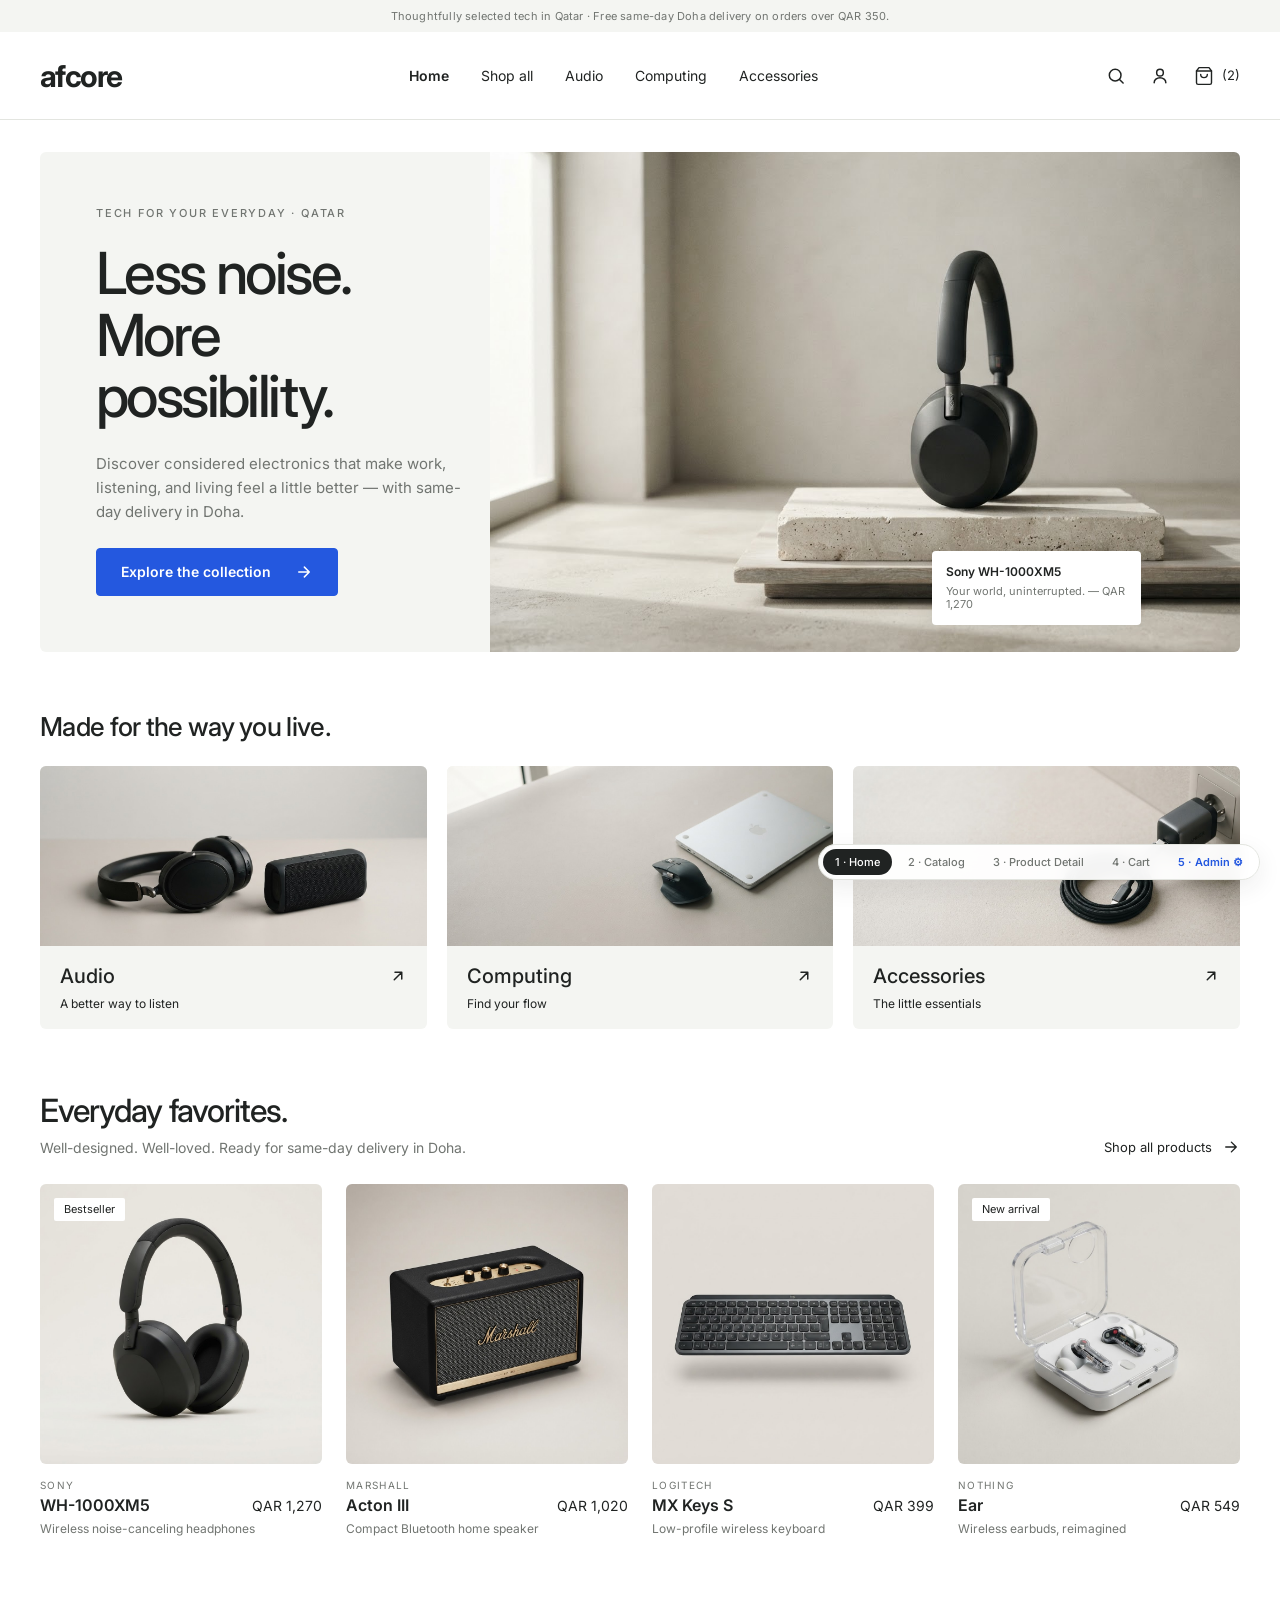
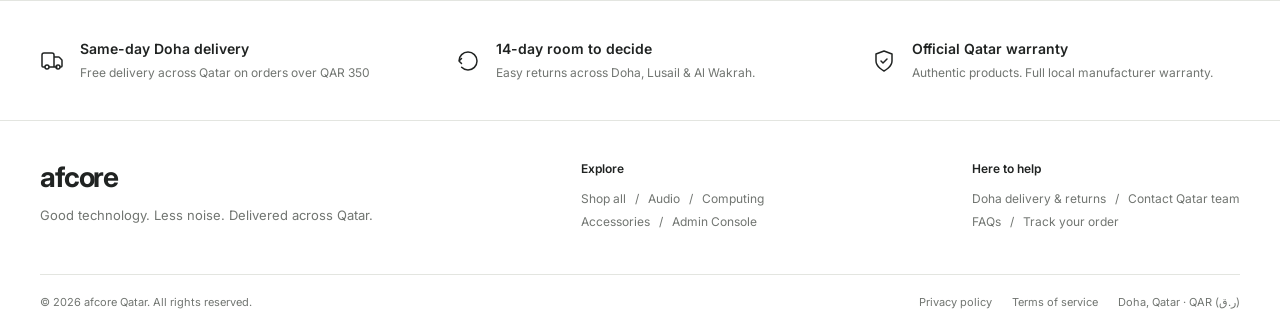
<file: index.html>
<!DOCTYPE html>
<html lang="en">
<head>
  <meta charset="UTF-8" />
  <meta name="viewport" content="width=device-width, initial-scale=1.0" />
  <title>afcore — Good technology. Less noise.</title>
  <link rel="preconnect" href="https://fonts.googleapis.com" />
  <link rel="preconnect" href="https://fonts.gstatic.com" crossorigin />
  <link href="https://fonts.googleapis.com/css2?family=Inter:wght@400;500;600;700&display=swap" rel="stylesheet" />
  <link rel="stylesheet" href="styles.css" />
</head>
<body>

  <!-- ========================================================================
       SHARED HEADER / NAVIGATION (1440 x 120)
       ======================================================================== -->
  <header class="site-header">
    <div class="announcement-bar" id="site-announcement-bar">
      <span id="site-announcement-text">Thoughtfully selected tech in Qatar · Free same-day Doha delivery on orders over QAR 350.</span>
    </div>
    <div class="main-nav-wrapper">
      <div class="container main-nav">
        <a href="#home" class="brand-logo" id="site-brand-logo" data-go-home>afcore</a>

        <nav class="browse-links" aria-label="Main navigation">
          <a href="#home" class="nav-link active" data-nav="Home">Home</a>
          <a href="#catalog" class="nav-link" data-nav="Shop all">Shop all</a>
          <a href="#audio" class="nav-link" data-nav="Audio">Audio</a>
          <a href="#computing" class="nav-link" data-nav="Computing">Computing</a>
          <a href="#accessories" class="nav-link" data-nav="Accessories">Accessories</a>
        </nav>

        <div class="nav-utilities">
          <button class="utility-btn" id="header-search-btn" aria-label="Search products" title="Search products">
            <svg width="20" height="20" viewBox="0 0 20 20" fill="none">
              <circle cx="9.16667" cy="9.16667" r="5.83333" stroke="#202322" stroke-width="1.5"/>
              <path d="M13.5 13.5L17.0833 17.0833" stroke="#202322" stroke-width="1.5" stroke-linecap="round"/>
            </svg>
          </button>
          <a href="admin.html" class="utility-btn" id="header-admin-btn" aria-label="Admin Console" title="Open Admin Console">
            <svg width="20" height="20" viewBox="0 0 20 20" fill="none">
              <circle cx="10" cy="6.66667" r="3.33333" stroke="#202322" stroke-width="1.5"/>
              <path d="M4.16667 16.6667C4.16667 13.9052 6.77834 11.6667 10 11.6667C13.2217 11.6667 15.8333 13.9052 15.8333 16.6667" stroke="#202322" stroke-width="1.5" stroke-linecap="round"/>
            </svg>
          </a>
          <button class="cart-link utility-btn" id="header-cart-btn" aria-label="Shopping cart" title="Shopping cart">
            <svg width="20" height="20" viewBox="0 0 20 20" fill="none">
              <path d="M5 1.66667L2.5 5V16.6667C2.5 17.5871 3.24619 18.3333 4.16667 18.3333H15.8333C16.7538 18.3333 17.5 17.5871 17.5 16.6667V5L15 1.66667H5Z" stroke="#202322" stroke-width="1.4" stroke-linecap="round" stroke-linejoin="round"/>
              <path d="M2.5 5H17.5" stroke="#202322" stroke-width="1.4" stroke-linecap="round"/>
              <path d="M13.3333 8.33333C13.3333 10.1743 11.841 11.6667 10 11.6667C8.15905 11.6667 6.66667 10.1743 6.66667 8.33333" stroke="#202322" stroke-width="1.4" stroke-linecap="round"/>
            </svg>
            <span id="nav-cart-count">(2)</span>
          </button>
        </div>
      </div>
    </div>
  </header>

  <!-- ========================================================================
       SCREEN 1: STOREFRONT HOME ([2:3199])
       ======================================================================== -->
  <main id="view-home">
    <!-- Featured Collection Hero -->
    <section class="container hero-section">
      <div class="hero-card">
        <div class="hero-copy">
          <span class="hero-eyebrow" id="home-hero-eyebrow">TECH FOR YOUR EVERYDAY · QATAR</span>
          <h1 class="hero-headline" id="home-hero-headline">Less noise.<br/>More possibility.</h1>
          <p class="hero-description" id="home-hero-desc">
            Discover considered electronics that make work, listening, and living feel a little better — with same-day delivery in Doha.
          </p>
          <button class="btn-primary" id="hero-explore-btn">
            <span id="home-hero-cta">Explore the collection</span>
            <svg width="18" height="18" viewBox="0 0 18 18" fill="none">
              <path d="M3.75 9H14.25M14.25 9L9.375 4.125M14.25 9L9.375 13.875" stroke="#FFFFFF" stroke-width="1.5" stroke-linecap="round" stroke-linejoin="round"/>
            </svg>
          </button>
        </div>

        <div class="hero-image-wrap">
          <img id="home-hero-img" src="assets/images/0bc2130c901207128f822f0a7300b85e4efcade3.png" alt="Sony WH-1000XM5 Headphone editorial" />
          <div class="hero-caption-card" id="hero-caption-card">
            <span class="hero-caption-title" id="home-hero-caption-title">Sony WH-1000XM5</span>
            <span class="hero-caption-desc" id="home-hero-caption-desc">Your world, uninterrupted. — QAR 1,270</span>
          </div>
        </div>
      </div>
    </section>

    <!-- Shop by Category -->
    <section class="container categories-section">
      <h2 class="section-heading-sm" id="home-categories-heading">Made for the way you live.</h2>
      <div class="category-grid" id="home-categories-grid"></div>
    </section>

    <!-- Everyday Favorites -->
    <section class="container favorites-section">
      <div class="section-intro-row">
        <div class="heading-group">
          <h2 class="section-heading-md" id="home-favorites-heading">Everyday favorites.</h2>
          <p class="section-subtext" id="home-favorites-subtext">Well-designed. Well-loved. Ready for same-day delivery in Doha.</p>
        </div>
        <a href="#catalog" class="browse-all-link" id="home-shop-all-link">
          <span>Shop all products</span>
          <svg width="18" height="18" viewBox="0 0 18 18" fill="none">
            <path d="M3.75 9H14.25M14.25 9L9.375 4.125M14.25 9L9.375 13.875" stroke="#202322" stroke-width="1.4" stroke-linecap="round" stroke-linejoin="round"/>
          </svg>
        </a>
      </div>

      <div class="product-grid-4" id="home-favorites-grid"></div>
    </section>

    <!-- Shopping Promises -->
    <section class="promises-section">
      <div class="container promises-grid">
        <div class="promise-item">
          <svg class="promise-icon" viewBox="0 0 24 24" fill="none">
            <path d="M14 18V6C14 4.89543 13.1046 4 12 4H4C2.89543 4 2 4.89543 2 6V17C2 17.5523 2.44772 18 3 18H5M14 18H9M14 18H17M14 8H18.5858C18.851 8 19.1054 8.10536 19.2929 8.29289L21.7071 10.7071C21.8946 10.8946 22 11.149 22 11.4142V17C22 17.5523 21.5523 18 21 18H20M9 18C9 19.1046 8.10457 20 7 20C5.89543 20 5 19.1046 5 18M9 18C9 16.8954 8.10457 16 7 16C5.89543 16 5 16.8954 5 18M20 18C20 19.1046 19.1046 20 18 20C16.8954 20 16 19.1046 16 18M20 18C20 16.8954 19.1046 16 18 16C16.8954 16 16 16.8954 16 18" stroke="#202322" stroke-width="1.5" stroke-linecap="round" stroke-linejoin="round"/>
          </svg>
          <div class="promise-copy">
            <span class="promise-title">Same-day Doha delivery</span>
            <span class="promise-desc" id="promise-shipping-desc">Free delivery across Qatar on orders over QAR 350.</span>
          </div>
        </div>

        <div class="promise-item">
          <svg class="promise-icon" viewBox="0 0 24 24" fill="none">
            <path d="M3 12C3 7.02944 7.02944 3 12 3C16.9706 3 21 7.02944 21 12C21 16.9706 16.9706 21 12 21C9.5 21 7.26 19.96 5.64 18.28M3 12L5.5 9.5M3 12L5.5 14.5" stroke="#202322" stroke-width="1.5" stroke-linecap="round" stroke-linejoin="round"/>
          </svg>
          <div class="promise-copy">
            <span class="promise-title">14-day room to decide</span>
            <span class="promise-desc">Easy returns across Doha, Lusail &amp; Al Wakrah.</span>
          </div>
        </div>

        <div class="promise-item">
          <svg class="promise-icon" viewBox="0 0 24 24" fill="none">
            <path d="M12 22C12 22 20 18 20 12V5L12 2L4 5V12C4 18 12 22 12 22Z" stroke="#202322" stroke-width="1.5" stroke-linecap="round" stroke-linejoin="round"/>
            <path d="M9 12L11 14L15 10" stroke="#202322" stroke-width="1.5" stroke-linecap="round" stroke-linejoin="round"/>
          </svg>
          <div class="promise-copy">
            <span class="promise-title">Official Qatar warranty</span>
            <span class="promise-desc">Authentic products. Full local manufacturer warranty.</span>
          </div>
        </div>
      </div>
    </section>
  </main>

  <!-- ========================================================================
       SCREEN 2: PRODUCT CATALOG ([2:3334])
       ======================================================================== -->
  <main id="view-catalog" style="display: none;">
    <div class="container catalog-page">
      <nav class="breadcrumb" aria-label="Breadcrumb">
        <a href="#home" data-go-home>Home</a>
        <span class="sep">/</span>
        <span class="current" id="catalog-breadcrumb-current">Shop all</span>
      </nav>

      <div class="catalog-intro">
        <div class="catalog-heading-group">
          <h1 class="page-title-lg" id="catalog-page-title">Good tech. Simply selected.</h1>
          <p class="catalog-subtitle" id="catalog-page-subtitle">
            Essentials for better listening, focused work, and everything in between — stocked in Qatar.
          </p>
        </div>

        <div class="search-box">
          <svg width="18" height="18" viewBox="0 0 18 18" fill="none">
            <circle cx="8.25" cy="8.25" r="5.25" stroke="#202322" stroke-width="1.4"/>
            <path d="M12.15 12.15L15.375 15.375" stroke="#202322" stroke-width="1.4" stroke-linecap="round"/>
          </svg>
          <input type="text" id="catalog-search-input" placeholder="Search products" aria-label="Search products" />
        </div>
      </div>

      <!-- Mobile Filter Toggle Button -->
      <button class="mobile-filter-toggle-btn" id="mobile-filter-toggle-btn" type="button">
        <svg width="16" height="16" viewBox="0 0 24 24" fill="none">
          <path d="M4 6H20M7 12H17M10 18H14" stroke="#202322" stroke-width="1.7" stroke-linecap="round"/>
        </svg>
        <span id="mobile-filter-toggle-label">Filters &amp; Categories</span>
      </button>

      <div class="catalog-workspace">
        <!-- Filters Sidebar (216px) -->
        <aside class="filters-sidebar" id="catalog-filters-sidebar" aria-label="Product filters">
          <div class="filter-intro">
            <span class="filter-intro-title">Filters</span>
            <button class="filter-reset-btn" id="filter-reset-all">Reset all</button>
          </div>

          <!-- Category filter -->
          <div class="filter-group">
            <div class="filter-heading">
              <span>Category</span>
              <svg width="14" height="14" viewBox="0 0 14 14" fill="none"><path d="M3 7H11" stroke="#202322" stroke-width="1.3" stroke-linecap="round"/></svg>
            </div>
            <div class="category-filter-list" id="catalog-category-filter-list"></div>
          </div>

          <!-- Price filter -->
          <div class="filter-group bordered">
            <div class="filter-heading">
              <span>Price (QAR)</span>
              <svg width="14" height="14" viewBox="0 0 14 14" fill="none"><path d="M3 7H11" stroke="#202322" stroke-width="1.3" stroke-linecap="round"/></svg>
            </div>
            <div class="price-slider-wrap">
              <div class="price-track-bg">
                <div class="price-track-fill" id="price-track-fill" style="left: 0%; right: 0%;"></div>
              </div>
              <input type="range" class="price-range-input" id="price-min-range" min="0" max="2000" step="25" value="0" aria-label="Minimum price" />
              <input type="range" class="price-range-input" id="price-max-range" min="0" max="2000" step="25" value="2000" aria-label="Maximum price" />
            </div>
            <div class="price-limits">
              <div class="price-input-box">
                <input type="text" id="price-min-input" value="QAR 0" aria-label="Minimum price value" />
              </div>
              <div class="price-input-box">
                <input type="text" id="price-max-input" value="QAR 2,000" aria-label="Maximum price value" />
              </div>
            </div>
          </div>

          <!-- Brand filter -->
          <div class="filter-group bordered">
            <div class="filter-heading">
              <span>Brand</span>
              <svg width="14" height="14" viewBox="0 0 14 14" fill="none"><path d="M3 7H11" stroke="#202322" stroke-width="1.3" stroke-linecap="round"/></svg>
            </div>
            <div class="brand-options-list" id="catalog-brand-filter-list"></div>
          </div>

          <!-- Availability filter -->
          <div class="availability-row">
            <span>In stock only</span>
            <button class="toggle-switch" id="stock-toggle" aria-label="Toggle in stock only">
              <span class="toggle-thumb"></span>
            </button>
          </div>
        </aside>

        <!-- Product Results (1016px) -->
        <section class="catalog-results">
          <div class="results-toolbar">
            <span class="results-count" id="catalog-results-count">6 products</span>
            <div class="sort-control">
              <label for="catalog-sort-select" style="font-size: 12px; color: var(--color-ink);">Sort by:</label>
              <select id="catalog-sort-select" aria-label="Sort products">
                <option value="featured">Featured</option>
                <option value="price-asc">Price: Low to High</option>
                <option value="price-desc">Price: High to Low</option>
                <option value="name-asc">Name: A to Z</option>
              </select>
            </div>
          </div>

          <div class="catalog-grid" id="catalog-products-grid"></div>

          <div class="results-end">
            <span id="catalog-end-label">You've seen all 6 products. Just the essentials, nothing extra.</span>
          </div>
        </section>
      </div>
    </div>
  </main>

  <!-- ========================================================================
       SCREEN 3: PRODUCT DETAIL ([2:3501])
       ======================================================================== -->
  <main id="view-product" style="display: none;">
    <div class="container pdp-page">
      <!-- Breadcrumb -->
      <nav class="breadcrumb" aria-label="Breadcrumb">
        <a href="#home" data-go-home>Home</a>
        <span class="sep">/</span>
        <a href="#catalog" id="pdp-bc-category">Audio</a>
        <span class="sep">/</span>
        <span class="current" id="pdp-bc-product">WH-1000XM5</span>
      </nav>

      <!-- Product Overview (1280 x 636) -->
      <section class="product-overview">
        <div class="product-gallery">
          <div class="pdp-main-photo">
            <img id="pdp-main-img" src="assets/images/4140f884579f6f4ed29fc748d8e5a3a301958387.png" alt="Sony WH-1000XM5" />
          </div>
          <div class="gallery-thumbnails">
            <div id="pdp-thumbs-list" style="display: flex; gap: 12px;"></div>
            <span class="gallery-instruction">A closer look, from every angle.</span>
          </div>
        </div>

        <div class="purchase-info">
          <div class="product-identity">
            <span class="pdp-brand" id="pdp-brand">SONY</span>
            <h1 class="pdp-title" id="pdp-title">WH-1000XM5</h1>
            <p class="pdp-subtitle" id="pdp-subtitle">Wireless noise-canceling headphones</p>
            <div class="customer-rating">
              <span class="rating-stars">★★★★★</span>
              <span class="rating-score" id="pdp-rating-score">4.8</span>
              <span class="rating-reviews" id="pdp-reviews-link">128 reviews</span>
            </div>
          </div>

          <div class="pdp-price" id="pdp-price">QAR 1,270</div>

          <p class="pdp-description" id="pdp-description">
            Meet your everyday escape. Exceptional noise cancellation, beautifully balanced sound, and all-day comfort in a light, considered design.
          </p>

          <div class="color-selection">
            <span class="color-label" id="pdp-color-label">Color — Black</span>
            <div class="color-options" id="pdp-color-options"></div>
          </div>

          <div class="pdp-cart-actions">
            <div class="quantity-selector">
              <button class="qty-btn" id="pdp-qty-minus" aria-label="Decrease quantity">
                <svg width="14" height="14" viewBox="0 0 14 14" fill="none"><path d="M3 7H11" stroke="#202322" stroke-width="1.3" stroke-linecap="round"/></svg>
              </button>
              <span class="qty-value" id="pdp-qty-value">1</span>
              <button class="qty-btn" id="pdp-qty-plus" aria-label="Increase quantity">
                <svg width="14" height="14" viewBox="0 0 14 14" fill="none"><path d="M7 3V11M3 7H11" stroke="#202322" stroke-width="1.3" stroke-linecap="round"/></svg>
              </button>
            </div>
            <button class="btn-primary pdp-add-btn" id="pdp-add-to-cart-btn">
              <span id="pdp-add-btn-label">Add to cart — QAR 1,270</span>
            </button>
          </div>

          <div class="stock-delivery-list">
            <div class="stock-row">
              <span class="stock-dot" id="pdp-stock-dot"></span>
              <span id="pdp-stock-label">In stock in Doha · Ready to ship</span>
            </div>
            <div class="delivery-row">
              <svg width="18" height="18" viewBox="0 0 24 24" fill="none">
                <path d="M14 18V6C14 4.89543 13.1046 4 12 4H4C2.89543 4 2 4.89543 2 6V17C2 17.5523 2.44772 18 3 18H5M14 18H9M14 18H17M14 8H18.5858C18.851 8 19.1054 8.10536 19.2929 8.29289L21.7071 10.7071C21.8946 10.8946 22 11.149 22 11.4142V17C22 17.5523 21.5523 18 21 18H20M9 18C9 19.1046 8.10457 20 7 20C5.89543 20 5 19.1046 5 18M9 18C9 16.8954 8.10457 16 7 16C5.89543 16 5 16.8954 5 18M20 18C20 19.1046 19.1046 20 18 20C16.8954 20 16 19.1046 16 18M20 18C20 16.8954 19.1046 16 18 16C16.8954 16 16 16.8954 16 18" stroke="#202322" stroke-width="1.5" stroke-linecap="round" stroke-linejoin="round"/>
              </svg>
              <span>Free delivery · Same-day in Doha, 1–2 days across Qatar</span>
            </div>
            <div class="delivery-row">
              <svg width="18" height="18" viewBox="0 0 24 24" fill="none">
                <path d="M3 12C3 7.02944 7.02944 3 12 3C16.9706 3 21 7.02944 21 12C21 16.9706 16.9706 21 12 21C9.5 21 7.26 19.96 5.64 18.28M3 12L5.5 9.5M3 12L5.5 14.5" stroke="#202322" stroke-width="1.5" stroke-linecap="round" stroke-linejoin="round"/>
              </svg>
              <span>14-day easy returns · Official Qatar manufacturer warranty</span>
            </div>
          </div>
        </div>
      </section>

      <!-- Product Specifications -->
      <section class="pdp-specs-section">
        <div class="info-tabs">
          <button class="tab-btn active" data-tab="specs">Specifications</button>
          <button class="tab-btn" data-tab="shipping">Shipping &amp; returns</button>
          <button class="tab-btn" data-tab="reviews" id="pdp-tab-reviews">Reviews (128)</button>
        </div>
        <div id="pdp-tab-content"></div>
      </section>

      <!-- Related Products -->
      <section class="related-section">
        <h2 class="section-heading-28">A few other good things.</h2>
        <div class="product-grid-4" id="pdp-related-grid"></div>
      </section>
    </div>
  </main>

  <!-- ========================================================================
       SCREEN 4: SHOPPING CART ([2:3658])
       ======================================================================== -->
  <main id="view-cart" style="display: none;">
    <div class="container cart-page">
      <nav class="breadcrumb" aria-label="Breadcrumb">
        <a href="#home" data-go-home>Home</a>
        <span class="sep">/</span>
        <span class="current">Shopping cart</span>
      </nav>

      <div class="cart-heading-row">
        <div class="cart-title-group">
          <h1 class="page-title-lg">Your cart.</h1>
          <span class="cart-item-count" id="cart-header-count">2 items</span>
        </div>
        <a href="#catalog" class="continue-shopping-link" id="cart-continue-shopping">
          <svg width="16" height="16" viewBox="0 0 16 16" fill="none">
            <path d="M12.5 8H3.5M3.5 8L7.5 4M3.5 8L7.5 12" stroke="#202322" stroke-width="1.4" stroke-linecap="round" stroke-linejoin="round"/>
          </svg>
          <span>Continue shopping</span>
        </a>
      </div>

      <div class="cart-workspace">
        <!-- Left Column: Cart Products (808px) -->
        <div class="cart-products-col">
          <div class="delivery-eligibility-banner">
            <svg width="20" height="20" viewBox="0 0 24 24" fill="none">
              <path d="M14 18V6C14 4.89543 13.1046 4 12 4H4C2.89543 4 2 4.89543 2 6V17C2 17.5523 2.44772 18 3 18H5M14 18H9M14 18H17M14 8H18.5858C18.851 8 19.1054 8.10536 19.2929 8.29289L21.7071 10.7071C21.8946 10.8946 22 11.149 22 11.4142V17C22 17.5523 21.5523 18 21 18H20M9 18C9 19.1046 8.10457 20 7 20C5.89543 20 5 19.1046 5 18M9 18C9 16.8954 8.10457 16 7 16C5.89543 16 5 16.8954 5 18M20 18C20 19.1046 19.1046 20 18 20C16.8954 20 16 19.1046 16 18M20 18C20 16.8954 19.1046 16 18 16C16.8954 16 16 16.8954 16 18" stroke="#202322" stroke-width="1.5" stroke-linecap="round" stroke-linejoin="round"/>
            </svg>
            <span id="cart-shipping-message">Good news. Your order qualifies for free Doha &amp; Qatar delivery.</span>
          </div>

          <div id="cart-items-list"></div>

          <div class="cart-support-row">
            <svg width="18" height="18" viewBox="0 0 24 24" fill="none">
              <path d="M21 11.5C21.0034 12.8199 20.6951 14.1219 20.1 15.3C19.3944 16.7118 18.3098 17.8992 16.9674 18.7293C15.6251 19.5594 14.0782 19.9994 12.5 20C11.1801 20.0035 9.87812 19.6951 8.7 19.1L3 21L4.9 15.3C4.30493 14.1219 3.99656 12.8199 4 11.5C4.00061 9.92179 4.44061 8.37488 5.27072 7.03258C6.10083 5.69028 7.28825 4.6056 8.7 3.90003C9.87812 3.30496 11.1801 2.99659 12.5 3.00003H13C15.0843 3.11502 17.053 3.99479 18.5291 5.47089C20.0052 6.94699 20.885 8.91568 21 11V11.5Z" stroke="#202322" stroke-width="1.5" stroke-linecap="round" stroke-linejoin="round"/>
            </svg>
            <span>Need help in Doha?</span>
            <a href="#support" class="cart-support-link" onclick="event.preventDefault();">WhatsApp support (+974 4400 8800)</a>
          </div>
        </div>

        <!-- Right Column: Order Summary (408 x 473) -->
        <aside class="order-summary-card" aria-label="Order summary">
          <h2 class="summary-heading">Order summary</h2>

          <div class="cost-breakdown">
            <div class="cost-row">
              <span class="cost-label" id="summary-subtotal-label">Subtotal (2 items)</span>
              <span class="cost-amount" id="summary-subtotal-amount">QAR 1,485</span>
            </div>
            <div class="cost-row">
              <span class="cost-label">Delivery (Qatar)</span>
              <span class="cost-amount" id="summary-shipping-amount">Free</span>
            </div>
            <div class="cost-row">
              <span class="cost-label">VAT (Qatar)</span>
              <span class="cost-amount small">0% (No VAT in Qatar)</span>
            </div>
          </div>

          <div class="promo-section">
            <label for="promo-code-input" class="promo-label">Have a promo code? (Try QATAR10)</label>
            <div class="promo-input-box">
              <input type="text" id="promo-code-input" placeholder="Enter code" />
              <button class="promo-apply-btn" id="promo-apply-btn">Apply</button>
            </div>
          </div>

          <div class="summary-total-row">
            <span class="total-label">Total (QAR)</span>
            <span class="total-amount" id="summary-total-amount">QAR 1,485</span>
          </div>

          <button class="btn-primary checkout-btn" id="checkout-btn">
            <span>Continue to checkout</span>
            <svg width="18" height="18" viewBox="0 0 18 18" fill="none">
              <path d="M3.75 9H14.25M14.25 9L9.375 4.125M14.25 9L9.375 13.875" stroke="#FFFFFF" stroke-width="1.5" stroke-linecap="round" stroke-linejoin="round"/>
            </svg>
          </button>

          <div class="payment-assurance">
            <svg width="14" height="14" viewBox="0 0 24 24" fill="none">
              <rect x="3" y="11" width="18" height="11" rx="2" stroke="#202322" stroke-width="1.6"/>
              <path d="M7 11V7C7 4.23858 9.23858 2 12 2C14.7614 2 17 4.23858 17 7V11" stroke="#202322" stroke-width="1.6" stroke-linecap="round"/>
            </svg>
            <span>Apple Pay, NAPS / Himyan, Visa, Mastercard &amp; Cash on Delivery</span>
          </div>
        </aside>
      </div>

      <!-- Purchase Reassurance Bar -->
      <div class="purchase-reassurance-bar">
        <div class="reassurance-item">
          <svg width="18" height="18" viewBox="0 0 24 24" fill="none">
            <path d="M3 12C3 7.02944 7.02944 3 12 3C16.9706 3 21 7.02944 21 12C21 16.9706 16.9706 21 12 21C9.5 21 7.26 19.96 5.64 18.28M3 12L5.5 9.5M3 12L5.5 14.5" stroke="#202322" stroke-width="1.5" stroke-linecap="round" stroke-linejoin="round"/>
          </svg>
          <span>14-day easy returns across Qatar</span>
        </div>
        <div class="reassurance-item">
          <svg width="18" height="18" viewBox="0 0 24 24" fill="none">
            <path d="M12 22C12 22 20 18 20 12V5L12 2L4 5V12C4 18 12 22 12 22Z" stroke="#202322" stroke-width="1.5" stroke-linecap="round" stroke-linejoin="round"/>
            <path d="M9 12L11 14L15 10" stroke="#202322" stroke-width="1.5" stroke-linecap="round" stroke-linejoin="round"/>
          </svg>
          <span>Official Qatar warranty</span>
        </div>
        <div class="reassurance-item">
          <svg width="18" height="18" viewBox="0 0 24 24" fill="none">
            <path d="M16.5 9.4L7.55 4.24M21 16V8C20.9996 7.64927 20.9071 7.30481 20.7315 7.00116C20.556 6.69751 20.3037 6.44536 20 6.27L13 2.27C12.696 2.09446 12.3511 2.00205 12 2.00205C11.6489 2.00205 11.304 2.09446 11 2.27L4 6.27C3.69626 6.44536 3.44398 6.69751 3.26846 7.00116C3.09294 7.30481 3.00036 7.64927 3 8V16C3.00036 16.3507 3.09294 16.6952 3.26846 16.9988C3.44398 17.3025 3.69626 17.5546 4 17.73L11 21.73C11.304 21.9055 11.6489 21.9979 12 21.9979C12.3511 21.9979 12.696 21.9055 13 21.73L20 17.73C20.3037 17.5546 20.556 17.3025 20.7315 16.9988C20.9071 16.6952 20.9996 16.3507 21 16Z" stroke="#202322" stroke-width="1.5" stroke-linecap="round" stroke-linejoin="round"/>
            <path d="M3.27 6.96L12 12.01L20.73 6.96M12 22.08V12" stroke="#202322" stroke-width="1.5" stroke-linecap="round" stroke-linejoin="round"/>
          </svg>
          <span>Same-day delivery in Doha &amp; Lusail</span>
        </div>
      </div>
    </div>
  </main>

  <!-- ========================================================================
       SHARED FOOTER (1440 x 210)
       ======================================================================== -->
  <footer class="site-footer">
    <div class="container footer-inner">
      <div class="footer-content">
        <div class="footer-brand-col">
          <a href="#home" class="footer-brand" id="footer-brand-logo" data-go-home>afcore</a>
          <p class="footer-promise" id="footer-brand-promise">Good technology. Less noise. Delivered across Qatar.</p>
        </div>

        <div class="footer-links-col">
          <span class="footer-group-heading">Explore</span>
          <div class="footer-links-text">
            <a href="#catalog" data-footer-cat="All products">Shop all</a> &nbsp;&nbsp;/&nbsp;&nbsp;
            <a href="#audio" data-footer-cat="Audio">Audio</a> &nbsp;&nbsp;/&nbsp;&nbsp;
            <a href="#computing" data-footer-cat="Computing">Computing</a><br/>
            <a href="#accessories" data-footer-cat="Accessories">Accessories</a> &nbsp;&nbsp;/&nbsp;&nbsp;
            <a href="admin.html">Admin Console</a>
          </div>
        </div>

        <div class="footer-links-col">
          <span class="footer-group-heading">Here to help</span>
          <div class="footer-links-text">
            <a href="#shipping" onclick="event.preventDefault();">Doha delivery &amp; returns</a> &nbsp;&nbsp;/&nbsp;&nbsp;
            <a href="#contact" onclick="event.preventDefault();">Contact Qatar team</a><br/>
            <a href="#faq" onclick="event.preventDefault();">FAQs</a> &nbsp;&nbsp;/&nbsp;&nbsp;
            <a href="#track" onclick="event.preventDefault();">Track your order</a>
          </div>
        </div>
      </div>

      <div class="footer-legal">
        <span id="footer-copyright">© 2026 afcore Qatar. All rights reserved.</span>
        <div class="footer-legal-links">
          <a href="#privacy" onclick="event.preventDefault();">Privacy policy</a>
          <a href="#terms" onclick="event.preventDefault();">Terms of service</a>
          <span>Doha, Qatar · QAR (ر.ق)</span>
        </div>
      </div>
    </div>
  </footer>

  <!-- Toast Notification -->
  <div class="toast" id="toast" role="status" aria-live="polite">
    <span id="toast-text">Added to cart</span>
    <button class="toast-action" id="toast-action">View cart →</button>
  </div>

  <!-- Checkout Modal -->
  <div class="modal-backdrop" id="checkout-modal" role="dialog" aria-modal="true" aria-labelledby="checkout-modal-title">
    <div class="modal-card">
      <div style="display: flex; justify-content: space-between; align-items: center;">
        <h2 id="checkout-modal-title" style="font-size: 22px; font-weight: 500;">Checkout — afcore Qatar</h2>
        <button id="close-modal-btn" style="font-size: 18px; color: var(--color-muted);">✕</button>
      </div>
      <p style="font-size: 13px; color: var(--color-muted); line-height: 1.5;">
        Same-day courier delivery across Doha, Lusail, and The Pearl-Qatar. Orders placed here appear immediately in the Admin Console.
      </p>
      <div style="display: flex; flex-direction: column; gap: 12px;">
        <div class="price-input-box" style="height: 42px;">
          <input type="text" id="checkout-name-input" placeholder="Full name" value="Rashid Al-Thani" />
        </div>
        <div class="price-input-box" style="height: 42px;">
          <input type="email" id="checkout-email-input" placeholder="Email address" value="rashid@afcore.qa" />
        </div>
        <div class="price-input-box" style="height: 42px;">
          <input type="tel" id="checkout-phone-input" placeholder="Qatar mobile (+974)" value="+974 5512 8900" />
        </div>
        <div class="price-input-box" style="height: 42px;">
          <input type="text" id="checkout-address-input" placeholder="Area, Street, Building / Zone (Doha, Qatar)" value="The Pearl-Qatar, Porto Arabia Tower 14, Doha" />
        </div>
        <div class="price-input-box" style="height: 42px;">
          <select id="checkout-payment-input" style="width: 100%; border: none; outline: none; background: transparent; font-size: 13px;">
            <option value="Apple Pay / Card (QAR)">Apple Pay / Credit Card (QAR)</option>
            <option value="NAPS / Himyan Qatar Debit Card">NAPS / Himyan Qatar Debit Card</option>
            <option value="Cash on Delivery (Qatar)">Cash on Delivery (Qatar)</option>
          </select>
        </div>
      </div>
      <button class="btn-primary" id="confirm-order-btn" style="width: 100%;">
        <span>Place order (QAR)</span>
      </button>
    </div>
  </div>

  <!-- Floating Figma Screen Quick-Switcher -->
  <div class="figma-screen-switcher" aria-label="Figma Screen Switcher">
    <button class="switcher-btn active" data-screen="home">1 · Home</button>
    <button class="switcher-btn" data-screen="catalog">2 · Catalog</button>
    <button class="switcher-btn" data-screen="product">3 · Product Detail</button>
    <button class="switcher-btn" data-screen="cart">4 · Cart</button>
    <a href="admin.html" class="switcher-btn" style="color: var(--color-primary); font-weight: 600;">5 · Admin ⚙</a>
  </div>

  <script src="store-data.js"></script>
  <script src="app.js"></script>
</body>
</html>
</file>
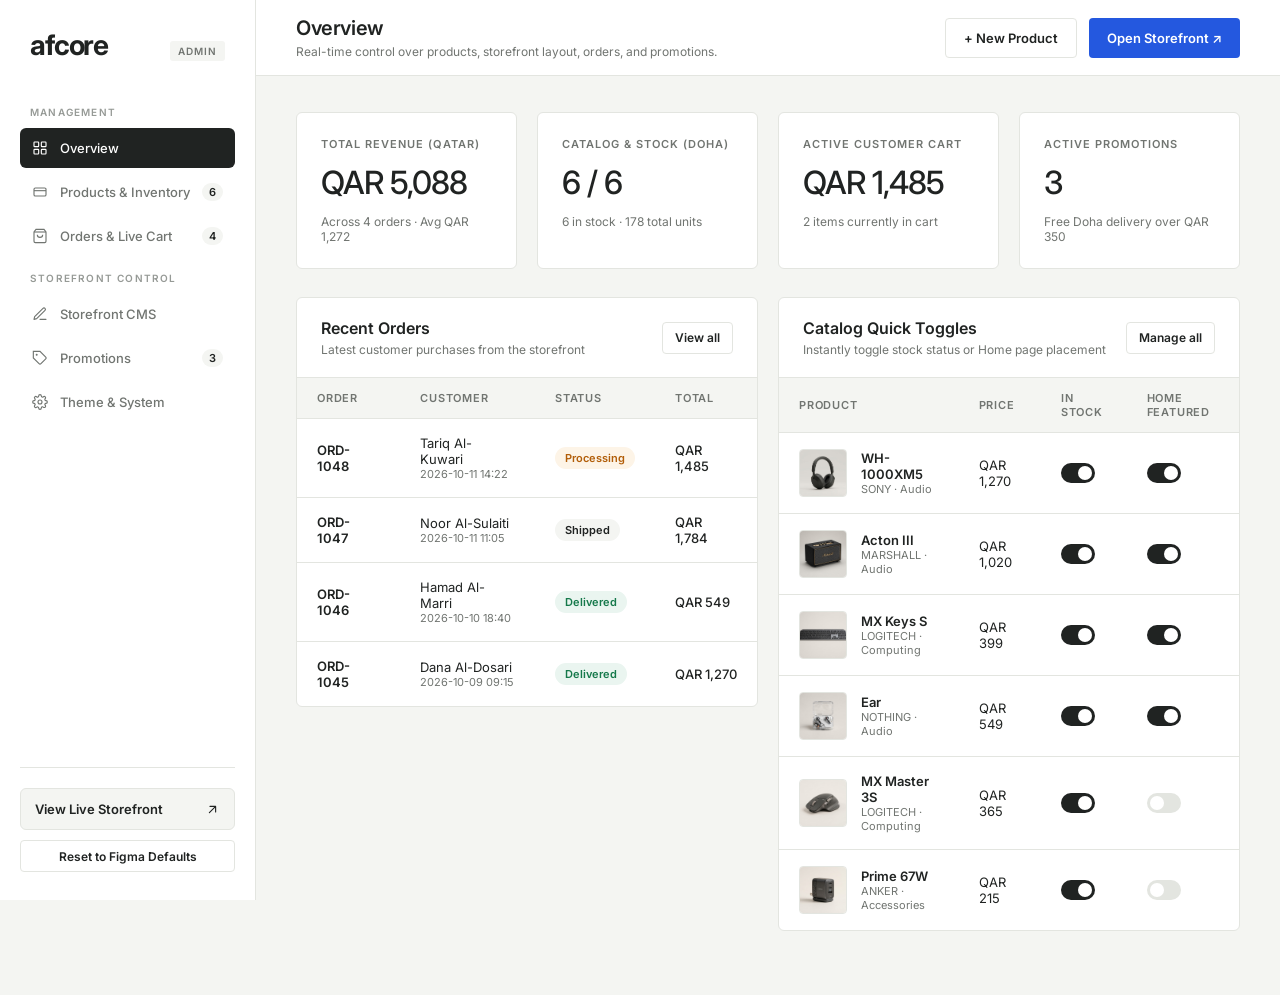
<file: admin.html>
<!DOCTYPE html>
<html lang="en">
<head>
  <meta charset="UTF-8" />
  <meta name="viewport" content="width=device-width, initial-scale=1.0" />
  <title>afcore Admin Console — Store Control Center</title>
  <link rel="preconnect" href="https://fonts.googleapis.com" />
  <link rel="preconnect" href="https://fonts.gstatic.com" crossorigin />
  <link href="https://fonts.googleapis.com/css2?family=Inter:wght@400;500;600;700&display=swap" rel="stylesheet" />
  <link rel="stylesheet" href="admin.css" />
</head>
<body>

  <div class="admin-shell">
    <!-- ======================================================================
         LEFT SIDEBAR
         ====================================================================== -->
    <aside class="admin-sidebar">
      <div class="sidebar-top">
        <div class="sidebar-brand">
          <a href="index.html" class="sidebar-logo" id="admin-brand-logo">afcore</a>
          <span class="sidebar-badge">Admin</span>
        </div>

        <nav class="sidebar-nav" aria-label="Admin sections">
          <span class="sidebar-section-label">Management</span>
          <button class="sidebar-link active" data-section="dashboard">
            <span class="sidebar-link-left">
              <svg width="16" height="16" viewBox="0 0 24 24" fill="none"><rect x="3" y="3" width="7" height="7" rx="1" stroke="currentColor" stroke-width="1.7"/><rect x="14" y="3" width="7" height="7" rx="1" stroke="currentColor" stroke-width="1.7"/><rect x="14" y="14" width="7" height="7" rx="1" stroke="currentColor" stroke-width="1.7"/><rect x="3" y="14" width="7" height="7" rx="1" stroke="currentColor" stroke-width="1.7"/></svg>
              <span>Overview</span>
            </span>
          </button>

          <button class="sidebar-link" data-section="products">
            <span class="sidebar-link-left">
              <svg width="16" height="16" viewBox="0 0 24 24" fill="none"><path d="M21 16V8C21 6.9 20.1 6 19 6H5C3.9 6 3 6.9 3 8V16C3 17.1 3.9 18 5 18H19C20.1 18 21 17.1 21 16Z" stroke="currentColor" stroke-width="1.7"/><path d="M3 10H21" stroke="currentColor" stroke-width="1.7"/></svg>
              <span>Products &amp; Inventory</span>
            </span>
            <span class="sidebar-count" id="nav-count-products">6</span>
          </button>

          <button class="sidebar-link" data-section="orders">
            <span class="sidebar-link-left">
              <svg width="16" height="16" viewBox="0 0 24 24" fill="none"><path d="M6 2L3 6V20C3 21.1 3.9 22 5 22H19C20.1 22 21 21.1 21 20V6L18 2H6Z" stroke="currentColor" stroke-width="1.7"/><path d="M3 6H21" stroke="currentColor" stroke-width="1.7"/><path d="M16 10C16 12.2 14.2 14 12 14C9.8 14 8 12.2 8 10" stroke="currentColor" stroke-width="1.7"/></svg>
              <span>Orders &amp; Live Cart</span>
            </span>
            <span class="sidebar-count" id="nav-count-orders">4</span>
          </button>

          <span class="sidebar-section-label">Storefront Control</span>
          <button class="sidebar-link" data-section="cms">
            <span class="sidebar-link-left">
              <svg width="16" height="16" viewBox="0 0 24 24" fill="none"><path d="M12 20H21M16.5 3.5C17.3 2.7 18.7 2.7 19.5 3.5C20.3 4.3 20.3 5.7 19.5 6.5L7 19L3 20L4 16L16.5 3.5Z" stroke="currentColor" stroke-width="1.7" stroke-linecap="round" stroke-linejoin="round"/></svg>
              <span>Storefront CMS</span>
            </span>
          </button>

          <button class="sidebar-link" data-section="promos">
            <span class="sidebar-link-left">
              <svg width="16" height="16" viewBox="0 0 24 24" fill="none"><path d="M20.59 13.41L13.42 20.58C12.63 21.37 11.36 21.37 10.58 20.58L2 12V2H12L20.59 10.59C21.37 11.37 21.37 12.63 20.59 13.41Z" stroke="currentColor" stroke-width="1.7"/><circle cx="7" cy="7" r="1.5" fill="currentColor"/></svg>
              <span>Promotions</span>
            </span>
            <span class="sidebar-count" id="nav-count-promos">3</span>
          </button>

          <button class="sidebar-link" data-section="settings">
            <span class="sidebar-link-left">
              <svg width="16" height="16" viewBox="0 0 24 24" fill="none"><circle cx="12" cy="12" r="3" stroke="currentColor" stroke-width="1.7"/><path d="M19.4 15A1.65 1.65 0 0 0 19.73 16.82L19.79 16.88A2 2 0 1 1 16.96 19.71L16.9 19.65A1.65 1.65 0 0 0 15.08 19.32A1.65 1.65 0 0 0 14 20.85V21A2 2 0 1 1 10 21V20.91A1.65 1.65 0 0 0 8.92 19.38A1.65 1.65 0 0 0 7.1 19.71L7.04 19.77A2 2 0 1 1 4.21 16.94L4.27 16.88A1.65 1.65 0 0 0 4.6 15.06A1.65 1.65 0 0 0 3.07 14H3A2 2 0 1 1 3 10H3.09A1.65 1.65 0 0 0 4.62 8.92A1.65 1.65 0 0 0 4.29 7.1L4.23 7.04A2 2 0 1 1 7.06 4.21L7.12 4.27A1.65 1.65 0 0 0 8.94 4.6H9A1.65 1.65 0 0 0 10 3.09V3A2 2 0 1 1 14 3V3.09A1.65 1.65 0 0 0 15.08 4.62A1.65 1.65 0 0 0 16.9 4.29L16.96 4.23A2 2 0 1 1 19.79 7.06L19.73 7.12A1.65 1.65 0 0 0 19.4 8.94V9A1.65 1.65 0 0 0 20.91 10H21A2 2 0 1 1 21 14H20.91A1.65 1.65 0 0 0 19.4 15Z" stroke="currentColor" stroke-width="1.7"/></svg>
              <span>Theme &amp; System</span>
            </span>
          </button>
        </nav>
      </div>

      <div class="sidebar-bottom">
        <a href="index.html" class="storefront-launch-btn">
          <span>View Live Storefront</span>
          <svg width="15" height="15" viewBox="0 0 24 24" fill="none"><path d="M7 17L17 7M17 7H8M17 7V16" stroke="currentColor" stroke-width="1.8" stroke-linecap="round" stroke-linejoin="round"/></svg>
        </a>
        <button class="btn btn-outline btn-sm" id="sidebar-reset-defaults" style="width: 100%;">
          Reset to Figma Defaults
        </button>
      </div>
    </aside>

    <!-- ======================================================================
         MAIN ADMIN AREA
         ====================================================================== -->
    <div class="admin-main">
      <header class="admin-topbar">
        <div class="topbar-title-group">
          <h1 class="topbar-title" id="topbar-title">Overview</h1>
          <p class="topbar-subtitle" id="topbar-subtitle">Real-time control over products, storefront layout, orders, and promotions.</p>
        </div>

        <div class="topbar-actions">
          <button class="btn btn-outline" id="quick-add-product-btn">+ New Product</button>
          <a href="index.html" class="btn btn-primary">Open Storefront ↗</a>
        </div>
      </header>

      <div class="admin-content">

        <!-- ==================================================================
             SECTION 1: OVERVIEW DASHBOARD
             ================================================================== -->
        <section id="section-dashboard" class="admin-section">
          <div class="kpi-grid" style="margin-bottom: 28px;">
            <div class="kpi-card">
              <span class="kpi-label">Total Revenue (Qatar)</span>
              <span class="kpi-value" id="kpi-revenue">QAR 5,088</span>
              <span class="kpi-meta" id="kpi-revenue-meta">Across 4 orders · Avg QAR 1,272</span>
            </div>
            <div class="kpi-card">
              <span class="kpi-label">Catalog &amp; Stock (Doha)</span>
              <span class="kpi-value" id="kpi-products">6 / 6</span>
              <span class="kpi-meta" id="kpi-products-meta">All products in stock · 178 total units</span>
            </div>
            <div class="kpi-card">
              <span class="kpi-label">Active Customer Cart</span>
              <span class="kpi-value" id="kpi-cart">QAR 1,485</span>
              <span class="kpi-meta" id="kpi-cart-meta">2 items currently in cart</span>
            </div>
            <div class="kpi-card">
              <span class="kpi-label">Active Promotions</span>
              <span class="kpi-value" id="kpi-promos">3</span>
              <span class="kpi-meta" id="kpi-promos-meta">Free Doha delivery over QAR 350</span>
            </div>
          </div>

          <div class="form-grid-2" style="align-items: start;">
            <!-- Recent Orders -->
            <div class="panel-card">
              <div class="panel-header">
                <div class="panel-title-group">
                  <h2 class="panel-title">Recent Orders</h2>
                  <p class="panel-subtitle">Latest customer purchases from the storefront</p>
                </div>
                <button class="btn btn-outline btn-sm" onclick="switchAdminSection('orders')">View all</button>
              </div>
              <table class="admin-table">
                <thead>
                  <tr>
                    <th>Order</th>
                    <th>Customer</th>
                    <th>Status</th>
                    <th>Total</th>
                  </tr>
                </thead>
                <tbody id="dashboard-orders-tbody"></tbody>
              </table>
            </div>

            <!-- Inventory Snapshot -->
            <div class="panel-card">
              <div class="panel-header">
                <div class="panel-title-group">
                  <h2 class="panel-title">Catalog Quick Toggles</h2>
                  <p class="panel-subtitle">Instantly toggle stock status or Home page placement</p>
                </div>
                <button class="btn btn-outline btn-sm" onclick="switchAdminSection('products')">Manage all</button>
              </div>
              <table class="admin-table">
                <thead>
                  <tr>
                    <th>Product</th>
                    <th>Price</th>
                    <th>In Stock</th>
                    <th>Home Featured</th>
                  </tr>
                </thead>
                <tbody id="dashboard-products-tbody"></tbody>
              </table>
            </div>
          </div>
        </section>

        <!-- ==================================================================
             SECTION 2: PRODUCTS & INVENTORY
             ================================================================== -->
        <section id="section-products" class="admin-section" style="display: none;">
          <div class="panel-card">
            <div class="panel-header">
              <div class="panel-title-group">
                <h2 class="panel-title">All Products</h2>
                <p class="panel-subtitle">Add, edit, re-price, badge, or toggle availability for any product in the catalog.</p>
              </div>
              <div style="display: flex; gap: 10px; align-items: center;">
                <input type="text" id="admin-product-search" class="field-input" placeholder="Filter products..." style="width: 220px; height: 36px;" />
                <button class="btn btn-primary btn-sm" id="add-product-btn">+ Add Product</button>
              </div>
            </div>

            <table class="admin-table">
              <thead>
                <tr>
                  <th>Product</th>
                  <th>Category</th>
                  <th>Price</th>
                  <th>Badge</th>
                  <th>Stock Units</th>
                  <th>In Stock</th>
                  <th>Home Featured</th>
                  <th style="text-align: right;">Actions</th>
                </tr>
              </thead>
              <tbody id="admin-products-tbody"></tbody>
            </table>
          </div>
        </section>

        <!-- ==================================================================
             SECTION 3: ORDERS & LIVE CART
             ================================================================== -->
        <section id="section-orders" class="admin-section" style="display: none;">
          <div class="panel-card" style="margin-bottom: 28px;">
            <div class="panel-header">
              <div class="panel-title-group">
                <h2 class="panel-title">Customer Orders</h2>
                <p class="panel-subtitle">Update fulfillment status or inspect line items. Orders placed on the storefront appear here live.</p>
              </div>
              <div style="display: flex; gap: 10px;">
                <select id="admin-order-status-filter" class="field-select" style="width: 160px; height: 34px;">
                  <option value="ALL">All Statuses</option>
                  <option value="Processing">Processing</option>
                  <option value="Shipped">Shipped</option>
                  <option value="Delivered">Delivered</option>
                  <option value="Cancelled">Cancelled</option>
                </select>
                <button class="btn btn-outline btn-sm" id="create-demo-order-btn">+ Simulate Order</button>
              </div>
            </div>
            <table class="admin-table">
              <thead>
                <tr>
                  <th>Order ID</th>
                  <th>Date</th>
                  <th>Customer &amp; Shipping</th>
                  <th>Items</th>
                  <th>Total</th>
                  <th>Fulfillment Status</th>
                  <th style="text-align: right;">Actions</th>
                </tr>
              </thead>
              <tbody id="admin-orders-tbody"></tbody>
            </table>
          </div>

          <!-- Live Active Customer Cart Control -->
          <div class="panel-card">
            <div class="panel-header">
              <div class="panel-title-group">
                <h2 class="panel-title">Live Customer Cart Inspector</h2>
                <p class="panel-subtitle">Control the active shopping cart session shown on Screen 4 (Shopping cart) of the storefront.</p>
              </div>
              <div style="display: flex; gap: 10px;">
                <button class="btn btn-outline btn-sm" id="admin-reset-figma-cart-btn">Restore 2-Item Cart (QAR 1,485)</button>
                <button class="btn btn-danger-outline btn-sm" id="admin-clear-cart-btn">Empty Cart</button>
              </div>
            </div>
            <table class="admin-table">
              <thead>
                <tr>
                  <th>Product in Cart</th>
                  <th>Variant</th>
                  <th>Unit Price</th>
                  <th>Quantity</th>
                  <th>Line Total</th>
                  <th style="text-align: right;">Remove</th>
                </tr>
              </thead>
              <tbody id="admin-live-cart-tbody"></tbody>
            </table>
          </div>
        </section>

        <!-- ==================================================================
             SECTION 4: STOREFRONT CMS (HERO, ANNOUNCEMENT, CATEGORIES)
             ================================================================== -->
        <section id="section-cms" class="admin-section" style="display: none;">
          <!-- Announcement & Shipping Rules -->
          <div class="panel-card" style="margin-bottom: 24px;">
            <div class="panel-header">
              <div class="panel-title-group">
                <h2 class="panel-title">Announcement Bar &amp; Qatar Delivery Threshold</h2>
                <p class="panel-subtitle">Controls the top banner across all 4 screens and the free Doha/Qatar delivery calculator in Cart.</p>
              </div>
              <button class="btn btn-primary btn-sm" id="save-cms-top-btn">Save Changes</button>
            </div>
            <div class="panel-body form-grid-3">
              <div class="field-group" style="grid-column: span 2;">
                <label class="field-label">
                  <span>Announcement Bar Copy</span>
                  <span class="field-hint">Top 32px banner</span>
                </label>
                <input type="text" id="cms-announcement-text" class="field-input" />
              </div>
              <div class="field-group">
                <label class="field-label">
                  <span>Show Announcement Bar</span>
                </label>
                <div style="display: flex; align-items: center; gap: 10px; height: 40px;">
                  <button class="switch active" id="cms-announcement-toggle" type="button"><span class="switch-thumb"></span></button>
                  <span style="font-size: 13px;" id="cms-announcement-status">Visible</span>
                </div>
              </div>
              <div class="field-group">
                <label class="field-label">
                  <span>Free Delivery Threshold (QAR)</span>
                  <span class="field-hint">Default QAR 350</span>
                </label>
                <input type="number" id="cms-free-shipping-threshold" class="field-input" min="0" step="10" />
              </div>
              <div class="field-group">
                <label class="field-label">
                  <span>Standard Delivery Fee (QAR)</span>
                  <span class="field-hint">Below threshold (Default QAR 35)</span>
                </label>
                <input type="number" id="cms-shipping-fee" class="field-input" min="0" step="1" />
              </div>
            </div>
          </div>

          <!-- Hero Editorial Banner -->
          <div class="panel-card" style="margin-bottom: 24px;">
            <div class="panel-header">
              <div class="panel-title-group">
                <h2 class="panel-title">Home Hero Banner (`[2:3218]`)</h2>
                <p class="panel-subtitle">Customize the featured collection hero copy, call-to-action, editorial photo, and floating product badge.</p>
              </div>
              <button class="btn btn-primary btn-sm" id="save-cms-hero-btn">Save Hero</button>
            </div>
            <div class="panel-body form-grid-2">
              <div class="field-group">
                <label class="field-label">Eyebrow Label</label>
                <input type="text" id="cms-hero-eyebrow" class="field-input" />
              </div>
              <div class="field-group">
                <label class="field-label">CTA Button Label</label>
                <input type="text" id="cms-hero-cta" class="field-input" />
              </div>
              <div class="field-group">
                <label class="field-label">Headline (use newline for line break)</label>
                <textarea id="cms-hero-headline" class="field-textarea"></textarea>
              </div>
              <div class="field-group">
                <label class="field-label">Editorial Description</label>
                <textarea id="cms-hero-desc" class="field-textarea"></textarea>
              </div>
              <div class="field-group">
                <label class="field-label">Hero Image URL</label>
                <input type="text" id="cms-hero-image" class="field-input" />
              </div>
              <div class="field-group">
                <label class="field-label">Floating Caption Linked Product</label>
                <select id="cms-hero-product-select" class="field-select"></select>
              </div>
              <div class="field-group">
                <label class="field-label">Floating Caption Title</label>
                <input type="text" id="cms-hero-caption-title" class="field-input" />
              </div>
              <div class="field-group">
                <label class="field-label">Floating Caption Subtitle</label>
                <input type="text" id="cms-hero-caption-desc" class="field-input" />
              </div>
            </div>
          </div>

          <!-- Category Cards & Section Headings -->
          <div class="panel-card">
            <div class="panel-header">
              <div class="panel-title-group">
                <h2 class="panel-title">Section Headings &amp; Category Cards</h2>
                <p class="panel-subtitle">Control section titles across Home, Catalog, and Footer.</p>
              </div>
              <button class="btn btn-primary btn-sm" id="save-cms-sections-btn">Save Sections</button>
            </div>
            <div class="panel-body">
              <div class="form-grid-2" style="margin-bottom: 24px;">
                <div class="field-group">
                  <label class="field-label">Categories Section Heading</label>
                  <input type="text" id="cms-cat-heading" class="field-input" />
                </div>
                <div class="field-group">
                  <label class="field-label">Favorites Section Heading</label>
                  <input type="text" id="cms-fav-heading" class="field-input" />
                </div>
                <div class="field-group">
                  <label class="field-label">Favorites Section Subtitle</label>
                  <input type="text" id="cms-fav-subtext" class="field-input" />
                </div>
                <div class="field-group">
                  <label class="field-label">Catalog Page Headline</label>
                  <input type="text" id="cms-catalog-title" class="field-input" />
                </div>
                <div class="field-group">
                  <label class="field-label">Catalog Page Subtitle</label>
                  <input type="text" id="cms-catalog-subtitle" class="field-input" />
                </div>
                <div class="field-group">
                  <label class="field-label">Footer Brand Promise</label>
                  <input type="text" id="cms-brand-promise" class="field-input" />
                </div>
              </div>

              <h3 style="font-size: 13px; font-weight: 600; margin-bottom: 14px; color: var(--color-ink);">Shop by Category Cards (Audio, Computing, Accessories)</h3>
              <div class="form-grid-3" id="cms-categories-cards-editor"></div>
            </div>
          </div>
        </section>

        <!-- ==================================================================
             SECTION 5: PROMOTIONS & DISCOUNT CODES
             ================================================================== -->
        <section id="section-promos" class="admin-section" style="display: none;">
          <div class="panel-card">
            <div class="panel-header">
              <div class="panel-title-group">
                <h2 class="panel-title">Promo Codes</h2>
                <p class="panel-subtitle">Create or toggle discount codes redeemable in the Shopping Cart.</p>
              </div>
            </div>
            <div class="panel-body" style="border-bottom: 1px solid var(--color-border); background-color: var(--color-surface);">
              <form id="add-promo-form" class="form-grid-3" style="align-items: end;">
                <div class="field-group">
                  <label class="field-label">Promo Code (e.g. SUMMER15)</label>
                  <input type="text" id="new-promo-code" class="field-input" placeholder="SUMMER15" required style="text-transform: uppercase;" />
                </div>
                <div class="field-group">
                  <label class="field-label">Discount Percentage (%)</label>
                  <input type="number" id="new-promo-pct" class="field-input" placeholder="15" min="1" max="95" required />
                </div>
                <div style="display: flex; gap: 10px;">
                  <input type="text" id="new-promo-desc" class="field-input" placeholder="Description (optional)" style="flex: 1;" />
                  <button type="submit" class="btn btn-primary">+ Create Code</button>
                </div>
              </form>
            </div>
            <table class="admin-table">
              <thead>
                <tr>
                  <th>Code</th>
                  <th>Discount</th>
                  <th>Description</th>
                  <th>Redemptions</th>
                  <th>Active</th>
                  <th style="text-align: right;">Actions</th>
                </tr>
              </thead>
              <tbody id="admin-promos-tbody"></tbody>
            </table>
          </div>
        </section>

        <!-- ==================================================================
             SECTION 6: THEME & SYSTEM DATA
             ================================================================== -->
        <section id="section-settings" class="admin-section" style="display: none;">
          <div class="form-grid-2" style="align-items: start;">
            <div class="panel-card">
              <div class="panel-header">
                <div class="panel-title-group">
                  <h2 class="panel-title">Brand &amp; Design System Tokens</h2>
                  <p class="panel-subtitle">Customize storefront brand identity and Figma color tokens.</p>
                </div>
                <button class="btn btn-primary btn-sm" id="save-theme-btn">Save Theme</button>
              </div>
              <div class="panel-body" style="display: flex; flex-direction: column; gap: 18px;">
                <div class="field-group">
                  <label class="field-label">Brand Wordmark</label>
                  <input type="text" id="theme-brand-name" class="field-input" />
                </div>
                <div class="field-group">
                  <label class="field-label">Copyright Line</label>
                  <input type="text" id="theme-copyright" class="field-input" />
                </div>
                <div class="field-group">
                  <label class="field-label">
                    <span>Primary Accent / CTA Color</span>
                    <span class="field-hint">Figma default: #2458DF</span>
                  </label>
                  <div style="display: flex; gap: 10px;">
                    <input type="color" id="theme-primary-picker" style="width: 48px; height: 40px; border: 1px solid var(--color-border); border-radius: 4px; cursor: pointer;" />
                    <input type="text" id="theme-primary-hex" class="field-input" />
                  </div>
                </div>
                <div class="field-group">
                  <label class="field-label">
                    <span>Primary Ink Color</span>
                    <span class="field-hint">Figma default: #202322</span>
                  </label>
                  <div style="display: flex; gap: 10px;">
                    <input type="color" id="theme-ink-picker" style="width: 48px; height: 40px; border: 1px solid var(--color-border); border-radius: 4px; cursor: pointer;" />
                    <input type="text" id="theme-ink-hex" class="field-input" />
                  </div>
                </div>
                <div class="field-group">
                  <label class="field-label">
                    <span>Secondary Surface Color</span>
                    <span class="field-hint">Figma default: #F4F5F2</span>
                  </label>
                  <div style="display: flex; gap: 10px;">
                    <input type="color" id="theme-surface-picker" style="width: 48px; height: 40px; border: 1px solid var(--color-border); border-radius: 4px; cursor: pointer;" />
                    <input type="text" id="theme-surface-hex" class="field-input" />
                  </div>
                </div>
              </div>
            </div>

            <div class="panel-card">
              <div class="panel-header">
                <div class="panel-title-group">
                  <h2 class="panel-title">Backup, Export &amp; Factory Reset</h2>
                  <p class="panel-subtitle">Export your store configuration as JSON or restore the exact Figma state.</p>
                </div>
              </div>
              <div class="panel-body" style="display: flex; flex-direction: column; gap: 16px;">
                <p style="font-size: 13px; color: var(--color-muted); line-height: 1.6;">
                  All changes made in the Admin Console are persisted in <code>localStorage</code> and synced live with the Storefront.
                </p>
                <div style="display: flex; gap: 12px; flex-wrap: wrap;">
                  <button class="btn btn-outline" id="export-json-btn">Export Store JSON</button>
                  <label class="btn btn-outline" style="cursor: pointer;">
                    <span>Import Store JSON</span>
                    <input type="file" id="import-json-input" accept=".json" style="display: none;" />
                  </label>
                  <button class="btn btn-danger-outline" id="factory-reset-btn">Reset All to Figma Defaults</button>
                </div>
              </div>
            </div>
          </div>
        </section>

      </div>
    </div>
  </div>

  <!-- ========================================================================
       PRODUCT ADD / EDIT MODAL
       ======================================================================== -->
  <div class="admin-modal-backdrop" id="product-modal">
    <div class="admin-modal">
      <div class="admin-modal-header">
        <h2 style="font-size: 18px; font-weight: 600;" id="product-modal-title">Edit Product</h2>
        <button id="close-product-modal" style="font-size: 18px; color: var(--color-muted);">✕</button>
      </div>
      <div class="admin-modal-body">
        <input type="hidden" id="edit-prod-id" />
        <div class="form-grid-3">
          <div class="field-group">
            <label class="field-label">Product Name</label>
            <input type="text" id="edit-prod-name" class="field-input" placeholder="e.g. WH-1000XM5" />
          </div>
          <div class="field-group">
            <label class="field-label">Brand</label>
            <input type="text" id="edit-prod-brand" class="field-input" placeholder="e.g. Sony" />
          </div>
          <div class="field-group">
            <label class="field-label">Category</label>
            <select id="edit-prod-category" class="field-select">
              <option value="Audio">Audio</option>
              <option value="Computing">Computing</option>
              <option value="Accessories">Accessories</option>
            </select>
          </div>
        </div>

        <div class="form-grid-3">
          <div class="field-group">
            <label class="field-label">Price (QAR)</label>
            <input type="number" id="edit-prod-price" class="field-input" min="0" step="1" />
          </div>
          <div class="field-group">
            <label class="field-label">Product Badge</label>
            <select id="edit-prod-badge" class="field-select">
              <option value="">None</option>
              <option value="Bestseller">Bestseller</option>
              <option value="New arrival">New arrival</option>
              <option value="Limited edition">Limited edition</option>
              <option value="Staff pick">Staff pick</option>
            </select>
          </div>
          <div class="field-group">
            <label class="field-label">Stock Count</label>
            <input type="number" id="edit-prod-stock" class="field-input" min="0" step="1" />
          </div>
        </div>

        <div class="form-grid-2">
          <div class="field-group">
            <label class="field-label">Short Descriptor (Card Subtitle)</label>
            <input type="text" id="edit-prod-short-desc" class="field-input" placeholder="Wireless noise-canceling headphones" />
          </div>
          <div class="field-group">
            <label class="field-label">Default Cart Variant Label</label>
            <input type="text" id="edit-prod-variant" class="field-input" placeholder="Black · Wireless noise-canceling headphones" />
          </div>
        </div>

        <div class="field-group">
          <label class="field-label">Editorial Description (Product Detail Page)</label>
          <textarea id="edit-prod-long-desc" class="field-textarea"></textarea>
        </div>

        <div class="form-grid-2">
          <div class="field-group">
            <label class="field-label">
              <span>Product Image URL or Data URI</span>
            </label>
            <input type="text" id="edit-prod-image" class="field-input" />
          </div>
          <div class="field-group">
            <label class="field-label">Or Choose from Figma Studio Library</label>
            <select id="edit-prod-figma-image" class="field-select">
              <option value="">— Select a studio photo —</option>
            </select>
          </div>
        </div>

        <div class="form-grid-2">
          <div class="field-group">
            <label class="field-label">Specifications (Left Column — Label: Value per line)</label>
            <textarea id="edit-prod-specs-left" class="field-textarea" placeholder="Driver unit: 30 mm dynamic driver"></textarea>
          </div>
          <div class="field-group">
            <label class="field-label">Specifications (Right Column — Label: Value per line)</label>
            <textarea id="edit-prod-specs-right" class="field-textarea" placeholder="Weight: 250 g"></textarea>
          </div>
        </div>
      </div>
      <div class="admin-modal-footer">
        <button class="btn btn-outline" id="cancel-product-modal">Cancel</button>
        <button class="btn btn-primary" id="save-product-modal">Save Product</button>
      </div>
    </div>
  </div>

  <div class="admin-toast" id="admin-toast">Saved changes</div>

  <script src="store-data.js"></script>
  <script src="admin.js"></script>
</body>
</html>
</file>
<file: styles.css>
:root {
  --color-ink: #202322;
  --color-muted: #717571;
  --color-subtle: #969A96;
  --color-bg: #FFFFFF;
  --color-surface: #F4F5F2;
  --color-border: #E3E5E0;
  --color-primary: #2458DF;
  --color-primary-hover: #1B46BA;
  --color-swatch-silver: #D4D0C7;
  --font-sans: 'Inter', -apple-system, BlinkMacSystemFont, 'Segoe UI', Roboto, sans-serif;
  --container-max: 1440px;
  --content-width: 1280px;
  --page-padding: 80px;
}

*, *::before, *::after {
  box-sizing: border-box;
  margin: 0;
  padding: 0;
}

html {
  font-family: var(--font-sans);
  color: var(--color-ink);
  background-color: var(--color-bg);
  -webkit-font-smoothing: antialiased;
  -moz-osx-font-smoothing: grayscale;
  scroll-behavior: smooth;
}

body {
  min-height: 100vh;
  display: flex;
  flex-direction: column;
  background-color: var(--color-bg);
  color: var(--color-ink);
}

a {
  color: inherit;
  text-decoration: none;
  cursor: pointer;
}

button {
  font-family: inherit;
  border: none;
  background: none;
  cursor: pointer;
  color: inherit;
}

input, select {
  font-family: inherit;
  color: inherit;
}

img {
  display: block;
  max-width: 100%;
  object-fit: cover;
}

.container {
  width: 100%;
  max-width: var(--container-max);
  margin: 0 auto;
  padding-left: var(--page-padding);
  padding-right: var(--page-padding);
}

/* ==========================================================================
   NAVIGATION (1440 x 120)
   ========================================================================== */
.site-header {
  width: 100%;
  background: var(--color-bg);
  position: sticky;
  top: 0;
  z-index: 100;
}

.announcement-bar {
  width: 100%;
  height: 32px;
  background-color: var(--color-surface);
  display: flex;
  align-items: center;
  justify-content: center;
  font-size: 11px;
  font-weight: 400;
  line-height: 1;
  letter-spacing: 0.2px;
  color: var(--color-muted);
}

.main-nav-wrapper {
  width: 100%;
  height: 88px;
  border-bottom: 1px solid var(--color-border);
  background-color: var(--color-bg);
}

.main-nav {
  height: 100%;
  display: flex;
  align-items: center;
  justify-content: space-between;
}

.brand-logo {
  font-size: 30px;
  font-weight: 700;
  line-height: 1;
  letter-spacing: -1.6px;
  color: var(--color-ink);
  user-select: none;
}

.browse-links {
  display: flex;
  align-items: center;
  gap: 32px;
}

.nav-link {
  font-size: 14px;
  font-weight: 400;
  line-height: 1;
  color: var(--color-ink);
  transition: opacity 0.15s ease;
  padding: 4px 0;
}

.nav-link:hover {
  opacity: 0.7;
}

.nav-link.active {
  font-weight: 600;
}

.nav-utilities {
  display: flex;
  align-items: center;
  gap: 24px;
}

.utility-btn {
  display: inline-flex;
  align-items: center;
  justify-content: center;
  color: var(--color-ink);
  transition: opacity 0.15s ease;
}

.utility-btn:hover {
  opacity: 0.7;
}

.cart-link {
  display: inline-flex;
  align-items: center;
  gap: 8px;
  font-size: 13px;
  font-weight: 400;
  line-height: 1;
  color: var(--color-ink);
}

/* ==========================================================================
   SHARED PRODUCT CARD
   ========================================================================== */
.product-card {
  display: flex;
  flex-direction: column;
  gap: 16px;
  cursor: pointer;
  group: product;
}

.product-media {
  position: relative;
  width: 100%;
  height: 280px;
  border-radius: 6px;
  overflow: hidden;
  background-color: var(--color-surface);
}

.product-media.compact {
  height: 230px;
}

.product-media img {
  width: 100%;
  height: 100%;
  object-fit: cover;
  transition: transform 0.35s cubic-bezier(0.22, 1, 0.36, 1);
}

.product-card:hover .product-media img {
  transform: scale(1.03);
}

.product-badge {
  position: absolute;
  top: 14px;
  left: 14px;
  background-color: var(--color-bg);
  border-radius: 2px;
  padding: 6px 10px;
  font-size: 11px;
  font-weight: 400;
  line-height: 1;
  color: var(--color-ink);
}

.product-info {
  display: flex;
  flex-direction: column;
  gap: 6px;
}

.product-brand {
  font-size: 10px;
  font-weight: 400;
  line-height: 1;
  letter-spacing: 1.3px;
  text-transform: uppercase;
  color: var(--color-muted);
}

.product-name-price {
  display: flex;
  align-items: baseline;
  justify-content: space-between;
  gap: 12px;
}

.product-name {
  font-size: 16px;
  font-weight: 600;
  line-height: 1.18;
  color: var(--color-ink);
}

.product-price {
  font-size: 14px;
  font-weight: 400;
  line-height: 1.2;
  color: var(--color-ink);
  white-space: nowrap;
}

.product-desc {
  font-size: 12px;
  font-weight: 400;
  line-height: 1.25;
  color: var(--color-muted);
}

/* ==========================================================================
   BUTTONS & CONTROLS
   ========================================================================== */
.btn-primary {
  height: 48px;
  padding: 0 24px;
  background-color: var(--color-primary);
  border: 1px solid var(--color-primary);
  border-radius: 4px;
  color: #FFFFFF;
  font-size: 14px;
  font-weight: 600;
  line-height: 1;
  display: inline-flex;
  align-items: center;
  justify-content: center;
  gap: 24px;
  transition: background-color 0.15s ease, border-color 0.15s ease;
}

.btn-primary:hover {
  background-color: var(--color-primary-hover);
  border-color: var(--color-primary-hover);
}

.quantity-selector {
  width: 112px;
  height: 44px;
  border: 1px solid var(--color-border);
  border-radius: 4px;
  padding: 0 12px;
  display: inline-flex;
  align-items: center;
  justify-content: space-between;
  background-color: var(--color-bg);
}

.qty-btn {
  width: 24px;
  height: 24px;
  display: inline-flex;
  align-items: center;
  justify-content: center;
  color: var(--color-ink);
  border-radius: 2px;
}

.qty-btn:hover {
  background-color: var(--color-surface);
}

.qty-value {
  font-size: 13px;
  font-weight: 400;
  line-height: 1;
  color: var(--color-ink);
}

/* ==========================================================================
   SCREEN 1: STOREFRONT HOME ([2:3199])
   ========================================================================== */
.hero-section {
  padding-top: 32px;
  padding-bottom: 24px;
}

.hero-card {
  position: relative;
  width: 100%;
  height: 500px;
  background-color: var(--color-surface);
  border-radius: 6px;
  overflow: hidden;
  display: flex;
  align-items: center;
  justify-content: space-between;
}

.hero-copy {
  width: 570px;
  padding-left: 56px;
  padding-right: 24px;
  display: flex;
  flex-direction: column;
  align-items: flex-start;
  gap: 24px;
  z-index: 2;
}

.hero-eyebrow {
  font-size: 11px;
  font-weight: 500;
  line-height: 1;
  letter-spacing: 1.8px;
  text-transform: uppercase;
  color: var(--color-muted);
}

.hero-headline {
  font-size: 58px;
  font-weight: 500;
  line-height: 1.06;
  letter-spacing: -2.6px;
  color: var(--color-ink);
}

.hero-description {
  max-width: 370px;
  font-size: 15px;
  font-weight: 400;
  line-height: 1.6;
  color: var(--color-muted);
}

.hero-image-wrap {
  position: relative;
  width: 750px;
  height: 500px;
  flex-shrink: 0;
}

.hero-image-wrap img {
  width: 100%;
  height: 100%;
  object-fit: cover;
}

.hero-caption-card {
  position: absolute;
  right: 99px;
  bottom: 27px;
  width: 209px;
  background-color: var(--color-bg);
  border-radius: 4px;
  padding: 14px;
  display: flex;
  flex-direction: column;
  gap: 5px;
  cursor: pointer;
  box-shadow: 0 4px 20px rgba(32, 35, 34, 0.06);
  transition: transform 0.15s ease;
}

.hero-caption-card:hover {
  transform: translateY(-2px);
}

.hero-caption-title {
  font-size: 12px;
  font-weight: 600;
  line-height: 1.2;
  color: var(--color-ink);
}

.hero-caption-desc {
  font-size: 11px;
  font-weight: 400;
  line-height: 1.2;
  color: var(--color-muted);
}

/* Shop by category (1440 x 394) */
.categories-section {
  padding-top: 36px;
  padding-bottom: 40px;
  display: flex;
  flex-direction: column;
  gap: 24px;
}

.section-heading-sm {
  font-size: 26px;
  font-weight: 500;
  line-height: 1.15;
  letter-spacing: -0.7px;
  color: var(--color-ink);
}

.category-grid {
  display: grid;
  grid-template-columns: repeat(3, 1fr);
  gap: 20px;
}

.category-card {
  background-color: var(--color-surface);
  border-radius: 6px;
  overflow: hidden;
  display: flex;
  flex-direction: column;
  cursor: pointer;
}

.category-image {
  width: 100%;
  height: 180px;
  overflow: hidden;
}

.category-image img {
  width: 100%;
  height: 100%;
  object-fit: cover;
  transition: transform 0.35s cubic-bezier(0.22, 1, 0.36, 1);
}

.category-card:hover .category-image img {
  transform: scale(1.03);
}

.category-info {
  padding: 18px 20px;
  display: flex;
  flex-direction: column;
  gap: 8px;
}

.category-link-row {
  display: flex;
  align-items: center;
  justify-content: space-between;
}

.category-name {
  font-size: 20px;
  font-weight: 500;
  line-height: 1.2;
  color: var(--color-ink);
}

.category-desc {
  font-size: 12px;
  font-weight: 400;
  line-height: 1.25;
  color: var(--color-ink);
}

/* Everyday favorites (1440 x 536) */
.favorites-section {
  padding-top: 24px;
  padding-bottom: 64px;
  display: flex;
  flex-direction: column;
  gap: 28px;
}

.section-intro-row {
  display: flex;
  align-items: flex-end;
  justify-content: space-between;
  gap: 24px;
}

.heading-group {
  display: flex;
  flex-direction: column;
  gap: 10px;
}

.section-heading-md {
  font-size: 32px;
  font-weight: 500;
  line-height: 1.15;
  letter-spacing: -1px;
  color: var(--color-ink);
}

.section-subtext {
  font-size: 14px;
  font-weight: 400;
  line-height: 1.2;
  color: var(--color-muted);
}

.browse-all-link {
  display: inline-flex;
  align-items: center;
  gap: 10px;
  font-size: 13px;
  font-weight: 400;
  line-height: 1;
  color: var(--color-ink);
  transition: opacity 0.15s ease;
}

.browse-all-link:hover {
  opacity: 0.7;
}

.product-grid-4 {
  display: grid;
  grid-template-columns: repeat(4, 1fr);
  gap: 24px;
}

/* Shopping promises (1440 x 119) */
.promises-section {
  border-top: 1px solid var(--color-border);
  border-bottom: 1px solid var(--color-border);
  padding: 40px 0;
}

.promises-grid {
  display: grid;
  grid-template-columns: repeat(3, 1fr);
  gap: 48px;
}

.promise-item {
  display: flex;
  align-items: center;
  gap: 16px;
}

.promise-icon {
  width: 24px;
  height: 24px;
  flex-shrink: 0;
  color: var(--color-ink);
}

.promise-copy {
  display: flex;
  flex-direction: column;
  gap: 7px;
}

.promise-title {
  font-size: 14px;
  font-weight: 600;
  line-height: 1.2;
  color: var(--color-ink);
}

.promise-desc {
  font-size: 12px;
  font-weight: 400;
  line-height: 1.25;
  color: var(--color-muted);
}

/* ==========================================================================
   SCREEN 2: PRODUCT CATALOG ([2:3334])
   ========================================================================== */
.catalog-page {
  padding-top: 36px;
  padding-bottom: 64px;
  display: flex;
  flex-direction: column;
  gap: 36px;
}

.breadcrumb {
  display: flex;
  align-items: center;
  gap: 10px;
  font-size: 12px;
  font-weight: 400;
  line-height: 1.2;
  color: var(--color-muted);
}

.breadcrumb .sep {
  color: var(--color-subtle);
}

.breadcrumb .current {
  color: var(--color-ink);
}

.catalog-intro {
  display: flex;
  align-items: flex-end;
  justify-content: space-between;
  gap: 24px;
}

.catalog-heading-group {
  display: flex;
  flex-direction: column;
  gap: 12px;
}

.page-title-lg {
  font-size: 44px;
  font-weight: 500;
  line-height: 1.15;
  letter-spacing: -1.7px;
  color: var(--color-ink);
}

.catalog-subtitle {
  font-size: 15px;
  font-weight: 400;
  line-height: 1.2;
  color: var(--color-muted);
}

.search-box {
  width: 268px;
  height: 44px;
  border: 1px solid var(--color-border);
  border-radius: 4px;
  padding: 0 14px;
  display: flex;
  align-items: center;
  gap: 12px;
  background-color: var(--color-bg);
}

.search-box:focus-within {
  border-color: var(--color-ink);
}

.search-box input {
  width: 100%;
  border: none;
  outline: none;
  background: transparent;
  font-size: 13px;
  color: var(--color-ink);
}

.search-box input::placeholder {
  color: var(--color-muted);
}

.catalog-workspace {
  display: grid;
  grid-template-columns: 216px 1fr;
  gap: 48px;
  align-items: start;
}

/* Filters Sidebar (216px) */
.filters-sidebar {
  display: flex;
  flex-direction: column;
  gap: 28px;
}

.filter-intro {
  height: 44px;
  display: flex;
  align-items: center;
  justify-content: space-between;
}

.filter-intro-title {
  font-size: 16px;
  font-weight: 500;
  color: var(--color-ink);
}

.filter-reset-btn {
  font-size: 12px;
  font-weight: 400;
  color: var(--color-muted);
}

.filter-reset-btn:hover {
  color: var(--color-ink);
  text-decoration: underline;
}

.filter-group {
  display: flex;
  flex-direction: column;
  gap: 20px;
}

.filter-group.bordered {
  border-top: 1px solid var(--color-border);
  padding-top: 24px;
}

.filter-heading {
  display: flex;
  align-items: center;
  justify-content: space-between;
  font-size: 13px;
  font-weight: 600;
  color: var(--color-ink);
}

.category-filter-list {
  display: flex;
  flex-direction: column;
  gap: 4px;
}

.category-filter-option {
  width: 100%;
  height: 34px;
  padding: 0 10px;
  border-radius: 4px;
  display: flex;
  align-items: center;
  justify-content: space-between;
  font-size: 13px;
  font-weight: 400;
  color: var(--color-ink);
  background-color: var(--color-bg);
  transition: background-color 0.15s ease;
}

.category-filter-option:hover {
  background-color: var(--color-surface);
}

.category-filter-option.active {
  background-color: var(--color-surface);
  font-weight: 600;
}

.category-filter-count {
  font-size: 12px;
  font-weight: 400;
  color: var(--color-muted);
}

/* Price slider */
.price-slider-wrap {
  position: relative;
  height: 16px;
  display: flex;
  align-items: center;
}

.price-track-bg {
  width: 100%;
  height: 2px;
  background-color: var(--color-border);
  border-radius: 2px;
  position: relative;
}

.price-track-fill {
  position: absolute;
  top: 0;
  bottom: 0;
  background-color: var(--color-ink);
}

.price-range-input {
  position: absolute;
  width: 100%;
  top: 0;
  height: 16px;
  -webkit-appearance: none;
  appearance: none;
  background: transparent;
  pointer-events: none;
}

.price-range-input::-webkit-slider-thumb {
  -webkit-appearance: none;
  appearance: none;
  pointer-events: auto;
  width: 16px;
  height: 16px;
  border-radius: 50%;
  background: var(--color-bg);
  border: 1.5px solid var(--color-ink);
  cursor: pointer;
}

.price-limits {
  display: grid;
  grid-template-columns: 1fr 1fr;
  gap: 12px;
}

.price-input-box {
  height: 38px;
  border: 1px solid var(--color-border);
  border-radius: 4px;
  padding: 0 12px;
  display: flex;
  align-items: center;
  font-size: 12px;
  color: var(--color-ink);
}

.price-input-box input {
  width: 100%;
  border: none;
  outline: none;
  background: transparent;
  font-size: 12px;
  color: var(--color-ink);
}

/* Brand checkboxes */
.brand-options-list {
  display: flex;
  flex-direction: column;
  gap: 14px;
}

.brand-option {
  display: flex;
  align-items: center;
  gap: 10px;
  cursor: pointer;
  user-select: none;
  font-size: 13px;
  color: var(--color-ink);
}

.custom-checkbox {
  width: 15px;
  height: 15px;
  border: 1px solid var(--color-border);
  border-radius: 2px;
  display: inline-flex;
  align-items: center;
  justify-content: center;
  background-color: var(--color-bg);
  transition: all 0.12s ease;
}

.brand-option.checked .custom-checkbox {
  background-color: var(--color-ink);
  border-color: var(--color-ink);
  color: #FFFFFF;
}

/* Availability Toggle */
.availability-row {
  border-top: 1px solid var(--color-border);
  padding-top: 24px;
  display: flex;
  align-items: center;
  justify-content: space-between;
  font-size: 13px;
  color: var(--color-ink);
}

.toggle-switch {
  width: 32px;
  height: 18px;
  border-radius: 100px;
  background-color: var(--color-border);
  padding: 3px;
  display: inline-flex;
  align-items: center;
  transition: background-color 0.15s ease;
}

.toggle-switch.active {
  background-color: var(--color-ink);
}

.toggle-thumb {
  width: 12px;
  height: 12px;
  border-radius: 50%;
  background-color: var(--color-bg);
  transition: transform 0.15s ease;
}

.toggle-switch.active .toggle-thumb {
  transform: translateX(14px);
}

/* Catalog Results (1016px) */
.catalog-results {
  display: flex;
  flex-direction: column;
  gap: 28px;
}

.results-toolbar {
  height: 44px;
  display: flex;
  align-items: center;
  justify-content: space-between;
}

.results-count {
  font-size: 13px;
  color: var(--color-muted);
}

.sort-control {
  position: relative;
  height: 40px;
  border: 1px solid var(--color-border);
  border-radius: 4px;
  padding: 0 14px;
  display: inline-flex;
  align-items: center;
  gap: 12px;
  background-color: var(--color-bg);
}

.sort-control select {
  border: none;
  outline: none;
  background: transparent;
  font-size: 12px;
  color: var(--color-ink);
  cursor: pointer;
  padding-right: 4px;
}

.catalog-grid {
  display: grid;
  grid-template-columns: repeat(3, 1fr);
  gap: 28px 24px;
}

.results-end {
  padding-top: 16px;
  text-align: center;
  font-size: 12px;
  color: var(--color-muted);
}

/* ==========================================================================
   SCREEN 3: PRODUCT DETAIL ([2:3501])
   ========================================================================== */
.pdp-page {
  padding-top: 36px;
  padding-bottom: 64px;
  display: flex;
  flex-direction: column;
  gap: 32px;
}

.product-overview {
  display: grid;
  grid-template-columns: 688px 520px;
  justify-content: space-between;
  gap: 72px;
  align-items: start;
}

.product-gallery {
  display: flex;
  flex-direction: column;
  gap: 16px;
}

.pdp-main-photo {
  width: 688px;
  height: 540px;
  border-radius: 6px;
  overflow: hidden;
  background-color: var(--color-surface);
}

.pdp-main-photo img {
  width: 100%;
  height: 100%;
  object-fit: cover;
}

.gallery-thumbnails {
  display: flex;
  align-items: center;
  gap: 12px;
}

.thumb-btn {
  width: 88px;
  height: 80px;
  padding: 3px;
  border: 1px solid var(--color-border);
  border-radius: 4px;
  background-color: var(--color-bg);
  overflow: hidden;
  transition: border-color 0.15s ease;
}

.thumb-btn.active {
  border-color: var(--color-ink);
}

.thumb-btn img {
  width: 100%;
  height: 100%;
  border-radius: 2px;
  object-fit: cover;
}

.gallery-instruction {
  padding-left: 12px;
  font-size: 11px;
  color: var(--color-muted);
}

/* Purchase Information (520px) */
.purchase-info {
  display: flex;
  flex-direction: column;
  gap: 24px;
}

.product-identity {
  display: flex;
  flex-direction: column;
  gap: 12px;
}

.pdp-brand {
  font-size: 11px;
  font-weight: 400;
  letter-spacing: 1.5px;
  text-transform: uppercase;
  color: var(--color-muted);
}

.pdp-title {
  font-size: 40px;
  font-weight: 500;
  line-height: 1.15;
  letter-spacing: -1.6px;
  color: var(--color-ink);
}

.pdp-subtitle {
  font-size: 15px;
  font-weight: 400;
  color: var(--color-muted);
}

.customer-rating {
  display: flex;
  align-items: center;
  gap: 10px;
  font-size: 12px;
}

.rating-stars {
  font-size: 13px;
  letter-spacing: 2px;
  color: var(--color-ink);
}

.rating-score {
  color: var(--color-ink);
}

.rating-reviews {
  color: var(--color-muted);
  cursor: pointer;
}

.rating-reviews:hover {
  text-decoration: underline;
}

.pdp-price {
  font-size: 28px;
  font-weight: 500;
  line-height: 1.2;
  color: var(--color-ink);
}

.pdp-description {
  font-size: 14px;
  font-weight: 400;
  line-height: 1.65;
  color: var(--color-muted);
}

.color-selection {
  display: flex;
  flex-direction: column;
  gap: 12px;
}

.color-label {
  font-size: 13px;
  color: var(--color-ink);
}

.color-options {
  display: flex;
  align-items: center;
  gap: 12px;
}

.swatch-btn {
  width: 34px;
  height: 34px;
  border-radius: 50%;
  padding: 3px;
  border: 1px solid transparent;
  display: inline-flex;
  align-items: center;
  justify-content: center;
}

.swatch-btn.active {
  border-color: var(--color-ink);
}

.swatch-circle {
  width: 26px;
  height: 26px;
  border-radius: 50%;
}

.swatch-circle.black {
  background-color: #202322;
}

.swatch-circle.silver {
  background-color: var(--color-swatch-silver);
  border: 1px solid var(--color-border);
}

.pdp-cart-actions {
  display: flex;
  align-items: center;
  gap: 12px;
}

.pdp-add-btn {
  flex: 1;
}

.stock-delivery-list {
  display: flex;
  flex-direction: column;
  gap: 14px;
  font-size: 12px;
}

.stock-row {
  display: flex;
  align-items: center;
  gap: 8px;
  color: var(--color-ink);
}

.stock-dot {
  width: 5px;
  height: 5px;
  border-radius: 50%;
  background-color: var(--color-ink);
}

.delivery-row {
  display: flex;
  align-items: center;
  gap: 10px;
  color: var(--color-muted);
}

/* Product Specifications (1280 x 235) */
.pdp-specs-section {
  padding-top: 24px;
  display: flex;
  flex-direction: column;
  gap: 28px;
}

.info-tabs {
  border-bottom: 1px solid var(--color-border);
  display: flex;
  align-items: center;
  gap: 36px;
}

.tab-btn {
  height: 33px;
  font-size: 14px;
  font-weight: 400;
  color: var(--color-muted);
  border-bottom: 2px solid transparent;
  display: inline-flex;
  align-items: flex-start;
  transition: color 0.15s ease;
}

.tab-btn:hover {
  color: var(--color-ink);
}

.tab-btn.active {
  font-weight: 600;
  color: var(--color-ink);
  border-bottom-color: var(--color-ink);
}

.spec-table {
  display: grid;
  grid-template-columns: 1fr 1fr;
  gap: 0 64px;
}

.spec-row {
  height: 50px;
  border-bottom: 1px solid var(--color-border);
  display: flex;
  align-items: center;
  gap: 24px;
  font-size: 13px;
}

.spec-label {
  width: 130px;
  flex-shrink: 0;
  color: var(--color-muted);
}

.spec-value {
  color: var(--color-ink);
}

.tab-panel-Copy {
  padding: 16px 0;
  font-size: 14px;
  line-height: 1.65;
  color: var(--color-muted);
  max-width: 760px;
}

/* Related Products */
.related-section {
  padding-top: 28px;
  display: flex;
  flex-direction: column;
  gap: 24px;
}

.section-heading-28 {
  font-size: 28px;
  font-weight: 500;
  line-height: 1.2;
  letter-spacing: -0.7px;
  color: var(--color-ink);
}

/* ==========================================================================
   SCREEN 4: SHOPPING CART ([2:3658])
   ========================================================================== */
.cart-page {
  padding-top: 36px;
  padding-bottom: 64px;
  display: flex;
  flex-direction: column;
  gap: 32px;
}

.cart-heading-row {
  display: flex;
  align-items: baseline;
  justify-content: space-between;
}

.cart-title-group {
  display: flex;
  align-items: baseline;
  gap: 16px;
}

.cart-item-count {
  font-size: 14px;
  color: var(--color-muted);
}

.continue-shopping-link {
  display: inline-flex;
  align-items: center;
  gap: 10px;
  font-size: 13px;
  color: var(--color-ink);
}

.continue-shopping-link:hover {
  opacity: 0.7;
}

.cart-workspace {
  display: grid;
  grid-template-columns: 808px 408px;
  justify-content: space-between;
  gap: 64px;
  align-items: start;
}

.cart-products-col {
  display: flex;
  flex-direction: column;
}

.delivery-eligibility-banner {
  height: 56px;
  background-color: var(--color-surface);
  border-radius: 4px;
  padding: 0 18px;
  display: flex;
  align-items: center;
  gap: 12px;
  font-size: 13px;
  color: var(--color-ink);
}

.cart-item-row {
  padding: 28px 0;
  border-bottom: 1px solid var(--color-border);
  display: flex;
  align-items: flex-start;
  gap: 24px;
}

.cart-item-media {
  width: 150px;
  height: 150px;
  border-radius: 6px;
  overflow: hidden;
  background-color: var(--color-surface);
  flex-shrink: 0;
  cursor: pointer;
}

.cart-item-media img {
  width: 100%;
  height: 100%;
  object-fit: cover;
}

.cart-item-info {
  flex: 1;
  padding-top: 9px;
  display: flex;
  flex-direction: column;
  gap: 10px;
}

.cart-item-name {
  font-size: 18px;
  font-weight: 500;
  color: var(--color-ink);
  cursor: pointer;
}

.cart-item-variant {
  font-size: 12px;
  color: var(--color-muted);
}

.cart-item-controls {
  padding-top: 10px;
  display: flex;
  align-items: center;
  gap: 20px;
}

.remove-btn {
  font-size: 12px;
  color: var(--color-muted);
}

.remove-btn:hover {
  color: var(--color-ink);
  text-decoration: underline;
}

.cart-item-price-col {
  width: 105px;
  padding-top: 20px;
  display: flex;
  flex-direction: column;
  align-items: flex-end;
  gap: 8px;
}

.cart-line-total {
  font-size: 16px;
  font-weight: 500;
  color: var(--color-ink);
}

.cart-unit-label {
  font-size: 11px;
  color: var(--color-muted);
}

.cart-support-row {
  padding-top: 24px;
  display: flex;
  align-items: center;
  gap: 10px;
  font-size: 12px;
  color: var(--color-muted);
}

.cart-support-link {
  color: var(--color-ink);
  font-weight: 400;
}

.cart-support-link:hover {
  text-decoration: underline;
}

/* Order Summary (408 x 473) */
.order-summary-card {
  background-color: var(--color-surface);
  border-radius: 6px;
  padding: 28px;
  display: flex;
  flex-direction: column;
  gap: 24px;
}

.summary-heading {
  font-size: 22px;
  font-weight: 500;
  letter-spacing: -0.4px;
  color: var(--color-ink);
}

.cost-breakdown {
  display: flex;
  flex-direction: column;
  gap: 18px;
}

.cost-row {
  display: flex;
  align-items: center;
  justify-content: space-between;
  font-size: 13px;
}

.cost-label {
  color: var(--color-muted);
}

.cost-amount {
  color: var(--color-ink);
}

.cost-amount.small {
  font-size: 12px;
}

.promo-section {
  display: flex;
  flex-direction: column;
  gap: 10px;
}

.promo-label {
  font-size: 12px;
  color: var(--color-ink);
}

.promo-input-box {
  height: 44px;
  background-color: var(--color-bg);
  border: 1px solid var(--color-border);
  border-radius: 4px;
  padding: 0 14px;
  display: flex;
  align-items: center;
  justify-content: space-between;
}

.promo-input-box input {
  border: none;
  outline: none;
  background: transparent;
  font-size: 12px;
  width: 100%;
}

.promo-input-box input::placeholder {
  color: var(--color-subtle);
}

.promo-apply-btn {
  font-size: 12px;
  font-weight: 600;
  color: var(--color-ink);
  padding-left: 12px;
}

.promo-apply-btn:hover {
  opacity: 0.7;
}

.summary-total-row {
  border-top: 1px solid var(--color-border);
  padding-top: 24px;
  display: flex;
  align-items: baseline;
  justify-content: space-between;
}

.total-label {
  font-size: 14px;
  font-weight: 500;
  color: var(--color-ink);
}

.total-amount {
  font-size: 26px;
  font-weight: 500;
  color: var(--color-ink);
}

.checkout-btn {
  width: 100%;
}

.payment-assurance {
  display: flex;
  align-items: center;
  justify-content: center;
  gap: 7px;
  font-size: 11px;
  color: var(--color-muted);
}

.purchase-reassurance-bar {
  padding-top: 16px;
  display: flex;
  align-items: center;
  gap: 40px;
}

.reassurance-item {
  display: flex;
  align-items: center;
  gap: 10px;
  font-size: 12px;
  color: var(--color-muted);
}

/* ==========================================================================
   FOOTER (1440 x 210)
   ========================================================================== */
.site-footer {
  margin-top: auto;
  padding-top: 40px;
  padding-bottom: 24px;
  background-color: var(--color-bg);
}

.footer-inner {
  display: flex;
  flex-direction: column;
  gap: 40px;
}

.footer-content {
  display: flex;
  align-items: flex-start;
  justify-content: space-between;
}

.footer-brand-col {
  display: flex;
  flex-direction: column;
  gap: 12px;
}

.footer-brand {
  font-size: 28px;
  font-weight: 700;
  line-height: 1.2;
  letter-spacing: -1.5px;
  color: var(--color-ink);
}

.footer-promise {
  font-size: 13px;
  color: var(--color-muted);
}

.footer-links-col {
  display: flex;
  flex-direction: column;
  gap: 12px;
}

.footer-group-heading {
  font-size: 12px;
  font-weight: 600;
  color: var(--color-ink);
}

.footer-links-text {
  font-size: 12px;
  line-height: 1.9;
  color: var(--color-muted);
}

.footer-links-text a:hover {
  color: var(--color-ink);
}

.footer-legal {
  border-top: 1px solid var(--color-border);
  padding-top: 20px;
  display: flex;
  align-items: center;
  justify-content: space-between;
  font-size: 11px;
  color: var(--color-muted);
}

.footer-legal-links {
  display: flex;
  align-items: center;
  gap: 20px;
}

/* ==========================================================================
   TOAST, MODAL & FIGMA SCREEN SWITCHER
   ========================================================================== */
.toast {
  position: fixed;
  bottom: 24px;
  left: 50%;
  transform: translateX(-50%) translateY(20px);
  background-color: var(--color-ink);
  color: #FFFFFF;
  padding: 12px 20px;
  border-radius: 6px;
  font-size: 13px;
  display: flex;
  align-items: center;
  gap: 16px;
  box-shadow: 0 10px 30px rgba(0, 0, 0, 0.16);
  opacity: 0;
  pointer-events: none;
  transition: all 0.22s ease;
  z-index: 300;
}

.toast.visible {
  opacity: 1;
  transform: translateX(-50%) translateY(0);
  pointer-events: auto;
}

.toast-action {
  color: #93B4FF;
  font-weight: 600;
  font-size: 12px;
}

.figma-screen-switcher {
  position: fixed;
  bottom: 20px;
  right: 20px;
  background: rgba(255, 255, 255, 0.95);
  backdrop-filter: blur(8px);
  border: 1px solid var(--color-border);
  border-radius: 100px;
  padding: 4px;
  display: flex;
  align-items: center;
  gap: 4px;
  box-shadow: 0 8px 24px rgba(32, 35, 34, 0.08);
  z-index: 200;
}

.switcher-btn {
  padding: 6px 12px;
  border-radius: 100px;
  font-size: 11px;
  font-weight: 500;
  color: var(--color-muted);
  transition: all 0.15s ease;
}

.switcher-btn:hover {
  color: var(--color-ink);
}

.switcher-btn.active {
  background-color: var(--color-ink);
  color: #FFFFFF;
}

.modal-backdrop {
  position: fixed;
  inset: 0;
  background: rgba(32, 35, 34, 0.45);
  display: none;
  align-items: center;
  justify-content: center;
  z-index: 400;
  padding: 24px;
}

.modal-backdrop.open {
  display: flex;
}

.modal-card {
  width: 100%;
  max-width: 460px;
  background: var(--color-bg);
  border-radius: 8px;
  padding: 32px;
  display: flex;
  flex-direction: column;
  gap: 20px;
  box-shadow: 0 20px 50px rgba(0, 0, 0, 0.18);
}

/* Mobile Filter Toggle Button (hidden on desktop) */
.mobile-filter-toggle-btn {
  display: none;
}

/* ==========================================================================
   RESPONSIVE ADAPTATION (TABLET & MOBILE PHONE)
   ========================================================================== */
@media (max-width: 1360px) {
  :root {
    --page-padding: 40px;
  }
  .product-overview {
    grid-template-columns: 1.2fr 1fr;
    gap: 48px;
  }
  .pdp-main-photo {
    width: 100%;
    height: 460px;
  }
  .cart-workspace {
    grid-template-columns: 1.6fr 1fr;
    gap: 40px;
  }
}

@media (max-width: 980px) {
  :root {
    --page-padding: 24px;
  }
  .hero-card {
    flex-direction: column;
    height: auto;
  }
  .hero-copy {
    width: 100%;
    padding: 40px 28px;
  }
  .hero-image-wrap {
    width: 100%;
    height: 360px;
  }
  .category-grid,
  .promises-grid {
    grid-template-columns: 1fr;
    gap: 20px;
  }
  .product-grid-4,
  .catalog-grid {
    grid-template-columns: repeat(2, 1fr);
  }
  .catalog-workspace,
  .product-overview,
  .cart-workspace,
  .spec-table {
    grid-template-columns: 1fr;
  }
  .mobile-filter-toggle-btn {
    display: inline-flex;
    align-items: center;
    justify-content: center;
    gap: 10px;
    width: 100%;
    height: 44px;
    border: 1px solid var(--color-border);
    border-radius: 6px;
    background-color: var(--color-surface);
    font-size: 13px;
    font-weight: 600;
    color: var(--color-ink);
  }
  .filters-sidebar {
    display: none;
    background-color: var(--color-surface);
    padding: 20px;
    border-radius: 6px;
    border: 1px solid var(--color-border);
  }
  .filters-sidebar.mobile-open {
    display: flex;
  }
  .category-filter-list {
    display: grid;
    grid-template-columns: 1fr 1fr;
    gap: 8px;
  }
  .brand-options-list {
    flex-direction: row;
    flex-wrap: wrap;
    gap: 12px 20px;
  }
}

@media (max-width: 640px) {
  :root {
    --page-padding: 16px;
  }
  body {
    padding-bottom: 74px;
    overflow-x: hidden;
  }
  .announcement-bar {
    height: auto;
    min-height: 34px;
    padding: 7px 14px;
    text-align: center;
    line-height: 1.35;
    font-size: 11px;
  }
  .main-nav-wrapper {
    height: auto;
  }
  .main-nav {
    flex-wrap: wrap;
    height: auto;
    padding-top: 12px;
    padding-bottom: 10px;
    gap: 10px;
  }
  .brand-logo {
    font-size: 26px;
  }
  .nav-utilities {
    gap: 18px;
  }
  .browse-links {
    order: 3;
    width: 100%;
    overflow-x: auto;
    gap: 20px;
    padding: 8px 0 4px;
    border-top: 1px solid var(--color-border);
    white-space: nowrap;
    scrollbar-width: none;
    -ms-overflow-style: none;
  }
  .browse-links::-webkit-scrollbar {
    display: none;
  }
  .hero-section {
    padding-top: 16px;
    padding-bottom: 16px;
  }
  .hero-copy {
    padding: 26px 20px;
    gap: 16px;
  }
  .hero-headline {
    font-size: 36px;
    letter-spacing: -1.6px;
  }
  .hero-description {
    font-size: 14px;
    line-height: 1.5;
  }
  .hero-copy .btn-primary {
    width: 100%;
    justify-content: space-between;
  }
  .hero-image-wrap {
    height: 260px;
  }
  .hero-caption-card {
    left: 12px;
    right: 12px;
    bottom: 12px;
    width: auto;
    padding: 12px 14px;
  }
  .categories-section,
  .favorites-section,
  .catalog-page,
  .pdp-page,
  .cart-page {
    padding-top: 24px;
    padding-bottom: 40px;
    gap: 24px;
  }
  .category-image {
    height: 150px;
  }
  .product-grid-4,
  .catalog-grid {
    grid-template-columns: repeat(2, 1fr);
    gap: 20px 12px;
  }
  .product-media,
  .product-media.compact {
    height: 175px;
  }
  .product-card {
    gap: 10px;
  }
  .product-name-price {
    flex-direction: column;
    align-items: flex-start;
    gap: 3px;
  }
  .product-name {
    font-size: 14px;
  }
  .product-price {
    font-size: 13px;
    font-weight: 600;
  }
  .product-desc {
    font-size: 11px;
    display: -webkit-box;
    -webkit-line-clamp: 2;
    -webkit-box-orient: vertical;
    overflow: hidden;
  }
  .section-intro-row,
  .catalog-intro,
  .cart-heading-row,
  .footer-content,
  .footer-legal,
  .footer-legal-links,
  .purchase-reassurance-bar {
    flex-direction: column;
    align-items: flex-start;
    gap: 14px;
  }
  .results-toolbar {
    flex-direction: row;
    align-items: center;
    justify-content: space-between;
    height: auto;
  }
  .search-box {
    width: 100%;
  }
  .page-title-lg {
    font-size: 30px;
    letter-spacing: -1.1px;
  }
  .pdp-title {
    font-size: 30px;
    letter-spacing: -1.1px;
  }
  .pdp-price {
    font-size: 24px;
  }
  .pdp-main-photo {
    height: 310px;
  }
  .gallery-thumbnails {
    overflow-x: auto;
  }
  .gallery-instruction {
    display: none;
  }
  .pdp-cart-actions {
    flex-direction: column;
    align-items: stretch;
    gap: 10px;
  }
  .pdp-cart-actions .quantity-selector {
    width: 100%;
    height: 46px;
  }
  .pdp-add-btn {
    height: 48px;
    width: 100%;
  }
  .info-tabs {
    gap: 20px;
    overflow-x: auto;
    white-space: nowrap;
  }
  .spec-row {
    height: auto;
    padding: 12px 0;
    align-items: flex-start;
    gap: 12px;
  }
  .spec-label {
    width: 110px;
  }
  .delivery-eligibility-banner {
    height: auto;
    padding: 12px 14px;
    line-height: 1.4;
  }
  .cart-item-row {
    flex-wrap: wrap;
    gap: 14px;
    padding: 20px 0;
  }
  .cart-item-media {
    width: 88px;
    height: 88px;
  }
  .cart-item-info {
    width: calc(100% - 104px);
    flex: none;
    padding-top: 0;
  }
  .cart-item-price-col {
    width: 100%;
    padding-top: 10px;
    flex-direction: row;
    justify-content: space-between;
    align-items: center;
    border-top: 1px dashed var(--color-border);
  }
  .order-summary-card {
    padding: 20px;
  }
  .modal-backdrop {
    padding: 14px;
  }
  .modal-card {
    padding: 22px 18px;
    max-height: 90vh;
    overflow-y: auto;
  }
  .toast {
    left: 14px;
    right: 14px;
    bottom: 70px;
    transform: translateY(20px);
    justify-content: space-between;
  }
  .toast.visible {
    transform: translateY(0);
  }
  .figma-screen-switcher {
    left: 10px;
    right: 10px;
    bottom: 10px;
    overflow-x: auto;
    justify-content: space-between;
    padding: 5px;
    scrollbar-width: none;
  }
  .figma-screen-switcher::-webkit-scrollbar {
    display: none;
  }
  .switcher-btn {
    padding: 7px 10px;
    font-size: 11px;
    white-space: nowrap;
    flex-shrink: 0;
  }
}

@media (max-width: 360px) {
  .product-grid-4,
  .catalog-grid {
    grid-template-columns: 1fr;
  }
}
</file>
<file: admin.css>
:root {
  --color-ink: #202322;
  --color-muted: #717571;
  --color-subtle: #969A96;
  --color-bg: #FFFFFF;
  --color-surface: #F4F5F2;
  --color-border: #E3E5E0;
  --color-primary: #2458DF;
  --color-primary-hover: #1B46BA;
  --color-success: #16794B;
  --color-success-bg: #EAF5F0;
  --color-warn: #B25E09;
  --color-warn-bg: #FDF4E7;
  --color-danger: #C93535;
  --color-danger-bg: #FCECEC;
  --font-sans: 'Inter', -apple-system, BlinkMacSystemFont, 'Segoe UI', Roboto, sans-serif;
}

*, *::before, *::after {
  box-sizing: border-box;
  margin: 0;
  padding: 0;
}

html, body {
  height: 100%;
  font-family: var(--font-sans);
  color: var(--color-ink);
  background-color: var(--color-surface);
  -webkit-font-smoothing: antialiased;
}

button {
  font-family: inherit;
  border: none;
  background: none;
  cursor: pointer;
  color: inherit;
}

input, select, textarea {
  font-family: inherit;
  color: inherit;
}

a {
  color: inherit;
  text-decoration: none;
}

/* ==========================================================================
   ADMIN LAYOUT SHELL
   ========================================================================== */
.admin-shell {
  display: grid;
  grid-template-columns: 256px 1fr;
  min-height: 100vh;
}

/* Sidebar */
.admin-sidebar {
  background-color: var(--color-bg);
  border-right: 1px solid var(--color-border);
  display: flex;
  flex-direction: column;
  justify-content: space-between;
  padding: 28px 20px;
  position: sticky;
  top: 0;
  height: 100vh;
}

.sidebar-top {
  display: flex;
  flex-direction: column;
  gap: 32px;
}

.sidebar-brand {
  display: flex;
  align-items: baseline;
  justify-content: space-between;
  padding: 0 10px;
}

.sidebar-logo {
  font-size: 28px;
  font-weight: 700;
  letter-spacing: -1.5px;
  color: var(--color-ink);
}

.sidebar-badge {
  font-size: 10px;
  font-weight: 600;
  letter-spacing: 1px;
  text-transform: uppercase;
  padding: 4px 8px;
  border-radius: 3px;
  background-color: var(--color-surface);
  color: var(--color-muted);
}

.sidebar-nav {
  display: flex;
  flex-direction: column;
  gap: 4px;
}

.sidebar-section-label {
  font-size: 10px;
  font-weight: 600;
  letter-spacing: 1.2px;
  text-transform: uppercase;
  color: var(--color-subtle);
  padding: 12px 10px 6px;
}

.sidebar-link {
  height: 40px;
  padding: 0 12px;
  border-radius: 6px;
  display: flex;
  align-items: center;
  justify-content: space-between;
  font-size: 13px;
  font-weight: 500;
  color: var(--color-muted);
  transition: all 0.15s ease;
}

.sidebar-link-left {
  display: flex;
  align-items: center;
  gap: 12px;
}

.sidebar-link:hover {
  background-color: var(--color-surface);
  color: var(--color-ink);
}

.sidebar-link.active {
  background-color: var(--color-ink);
  color: #FFFFFF;
}

.sidebar-count {
  font-size: 11px;
  font-weight: 600;
  padding: 2px 7px;
  border-radius: 100px;
  background-color: var(--color-surface);
  color: var(--color-ink);
}

.sidebar-link.active .sidebar-count {
  background-color: rgba(255, 255, 255, 0.18);
  color: #FFFFFF;
}

.sidebar-bottom {
  display: flex;
  flex-direction: column;
  gap: 10px;
  border-top: 1px solid var(--color-border);
  padding-top: 20px;
}

.storefront-launch-btn {
  height: 42px;
  padding: 0 14px;
  border-radius: 6px;
  background-color: var(--color-surface);
  border: 1px solid var(--color-border);
  display: flex;
  align-items: center;
  justify-content: space-between;
  font-size: 13px;
  font-weight: 600;
  color: var(--color-ink);
  transition: all 0.15s ease;
}

.storefront-launch-btn:hover {
  border-color: var(--color-ink);
}

/* Main Content Area */
.admin-main {
  display: flex;
  flex-direction: column;
  min-width: 0;
}

.admin-topbar {
  height: 76px;
  background-color: var(--color-bg);
  border-bottom: 1px solid var(--color-border);
  padding: 0 40px;
  display: flex;
  align-items: center;
  justify-content: space-between;
  position: sticky;
  top: 0;
  z-index: 50;
}

.topbar-title-group {
  display: flex;
  flex-direction: column;
  gap: 4px;
}

.topbar-title {
  font-size: 20px;
  font-weight: 600;
  letter-spacing: -0.4px;
  color: var(--color-ink);
}

.topbar-subtitle {
  font-size: 12px;
  color: var(--color-muted);
}

.topbar-actions {
  display: flex;
  align-items: center;
  gap: 12px;
}

.admin-content {
  padding: 36px 40px 64px;
  max-width: 1280px;
  width: 100%;
  display: flex;
  flex-direction: column;
  gap: 32px;
}

/* ==========================================================================
   BUTTONS, BADGES & INPUTS
   ========================================================================== */
.btn {
  height: 40px;
  padding: 0 18px;
  border-radius: 4px;
  font-size: 13px;
  font-weight: 600;
  display: inline-flex;
  align-items: center;
  justify-content: center;
  gap: 8px;
  transition: all 0.15s ease;
}

.btn-primary {
  background-color: var(--color-primary);
  color: #FFFFFF;
}

.btn-primary:hover {
  background-color: var(--color-primary-hover);
}

.btn-ink {
  background-color: var(--color-ink);
  color: #FFFFFF;
}

.btn-ink:hover {
  opacity: 0.88;
}

.btn-outline {
  background-color: var(--color-bg);
  border: 1px solid var(--color-border);
  color: var(--color-ink);
}

.btn-outline:hover {
  border-color: var(--color-ink);
}

.btn-danger-outline {
  background-color: var(--color-bg);
  border: 1px solid var(--color-border);
  color: var(--color-danger);
}

.btn-danger-outline:hover {
  border-color: var(--color-danger);
  background-color: var(--color-danger-bg);
}

.btn-sm {
  height: 32px;
  padding: 0 12px;
  font-size: 12px;
}

.status-pill {
  display: inline-flex;
  align-items: center;
  gap: 6px;
  padding: 4px 10px;
  border-radius: 100px;
  font-size: 11px;
  font-weight: 600;
}

.status-pill.success {
  background-color: var(--color-success-bg);
  color: var(--color-success);
}

.status-pill.warn {
  background-color: var(--color-warn-bg);
  color: var(--color-warn);
}

.status-pill.danger {
  background-color: var(--color-danger-bg);
  color: var(--color-danger);
}

.status-pill.neutral {
  background-color: var(--color-surface);
  color: var(--color-ink);
}

/* Toggle Switch */
.switch {
  width: 34px;
  height: 20px;
  border-radius: 100px;
  background-color: var(--color-border);
  padding: 3px;
  display: inline-flex;
  align-items: center;
  transition: background-color 0.15s ease;
  cursor: pointer;
}

.switch.active {
  background-color: var(--color-ink);
}

.switch-thumb {
  width: 14px;
  height: 14px;
  border-radius: 50%;
  background-color: #FFFFFF;
  transition: transform 0.15s ease;
}

.switch.active .switch-thumb {
  transform: translateX(14px);
}

/* ==========================================================================
   CARDS, KPI GRID & TABLES
   ========================================================================== */
.kpi-grid {
  display: grid;
  grid-template-columns: repeat(4, 1fr);
  gap: 20px;
}

.kpi-card {
  background-color: var(--color-bg);
  border: 1px solid var(--color-border);
  border-radius: 6px;
  padding: 24px;
  display: flex;
  flex-direction: column;
  gap: 12px;
}

.kpi-label {
  font-size: 11px;
  font-weight: 600;
  letter-spacing: 1px;
  text-transform: uppercase;
  color: var(--color-muted);
}

.kpi-value {
  font-size: 32px;
  font-weight: 500;
  letter-spacing: -1px;
  color: var(--color-ink);
}

.kpi-meta {
  font-size: 12px;
  color: var(--color-muted);
}

.panel-card {
  background-color: var(--color-bg);
  border: 1px solid var(--color-border);
  border-radius: 6px;
  overflow: hidden;
}

.panel-header {
  padding: 20px 24px;
  border-bottom: 1px solid var(--color-border);
  display: flex;
  align-items: center;
  justify-content: space-between;
  gap: 16px;
}

.panel-title-group {
  display: flex;
  flex-direction: column;
  gap: 4px;
}

.panel-title {
  font-size: 16px;
  font-weight: 600;
  color: var(--color-ink);
}

.panel-subtitle {
  font-size: 12px;
  color: var(--color-muted);
}

.panel-body {
  padding: 24px;
}

.admin-table {
  width: 100%;
  border-collapse: collapse;
  text-align: left;
}

.admin-table th {
  padding: 13px 20px;
  background-color: var(--color-surface);
  border-bottom: 1px solid var(--color-border);
  font-size: 11px;
  font-weight: 600;
  letter-spacing: 0.8px;
  text-transform: uppercase;
  color: var(--color-muted);
}

.admin-table td {
  padding: 16px 20px;
  border-bottom: 1px solid var(--color-border);
  font-size: 13px;
  vertical-align: middle;
}

.admin-table tr:last-child td {
  border-bottom: none;
}

.table-product-cell {
  display: flex;
  align-items: center;
  gap: 14px;
}

.table-thumb {
  width: 48px;
  height: 48px;
  border-radius: 4px;
  background-color: var(--color-surface);
  object-fit: cover;
  border: 1px solid var(--color-border);
}

/* ==========================================================================
   FORMS & CMS SECTIONS
   ========================================================================== */
.form-grid-2 {
  display: grid;
  grid-template-columns: 1fr 1fr;
  gap: 20px;
}

.form-grid-3 {
  display: grid;
  grid-template-columns: repeat(3, 1fr);
  gap: 20px;
}

.field-group {
  display: flex;
  flex-direction: column;
  gap: 8px;
}

.field-group.full {
  grid-column: 1 / -1;
}

.field-label {
  font-size: 12px;
  font-weight: 600;
  color: var(--color-ink);
  display: flex;
  align-items: center;
  justify-content: space-between;
}

.field-hint {
  font-size: 11px;
  font-weight: 400;
  color: var(--color-muted);
}

.field-input,
.field-select,
.field-textarea {
  width: 100%;
  height: 40px;
  padding: 0 12px;
  border: 1px solid var(--color-border);
  border-radius: 4px;
  background-color: var(--color-bg);
  font-size: 13px;
  color: var(--color-ink);
  outline: none;
  transition: border-color 0.15s ease;
}

.field-textarea {
  height: auto;
  min-height: 84px;
  padding: 10px 12px;
  resize: vertical;
  line-height: 1.5;
}

.field-input:focus,
.field-select:focus,
.field-textarea:focus {
  border-color: var(--color-ink);
}

/* Modal */
.admin-modal-backdrop {
  position: fixed;
  inset: 0;
  background-color: rgba(32, 35, 34, 0.5);
  display: none;
  align-items: center;
  justify-content: center;
  padding: 24px;
  z-index: 300;
}

.admin-modal-backdrop.open {
  display: flex;
}

.admin-modal {
  width: 100%;
  max-width: 760px;
  max-height: 90vh;
  background-color: var(--color-bg);
  border-radius: 8px;
  display: flex;
  flex-direction: column;
  overflow: hidden;
  box-shadow: 0 24px 60px rgba(0, 0, 0, 0.22);
}

.admin-modal-header {
  padding: 20px 28px;
  border-bottom: 1px solid var(--color-border);
  display: flex;
  align-items: center;
  justify-content: space-between;
}

.admin-modal-body {
  padding: 24px 28px;
  overflow-y: auto;
  display: flex;
  flex-direction: column;
  gap: 20px;
}

.admin-modal-footer {
  padding: 16px 28px;
  border-top: 1px solid var(--color-border);
  background-color: var(--color-surface);
  display: flex;
  align-items: center;
  justify-content: flex-end;
  gap: 12px;
}

/* Toast */
.admin-toast {
  position: fixed;
  bottom: 24px;
  right: 24px;
  background-color: var(--color-ink);
  color: #FFFFFF;
  padding: 12px 20px;
  border-radius: 6px;
  font-size: 13px;
  font-weight: 500;
  box-shadow: 0 10px 30px rgba(0, 0, 0, 0.18);
  opacity: 0;
  transform: translateY(12px);
  pointer-events: none;
  transition: all 0.2s ease;
  z-index: 400;
}

.admin-toast.visible {
  opacity: 1;
  transform: translateY(0);
}

@media (max-width: 1024px) {
  .admin-shell {
    grid-template-columns: 1fr;
  }
  .admin-sidebar {
    height: auto;
    position: sticky;
    top: 0;
    z-index: 200;
    padding: 14px 16px;
    gap: 12px;
  }
  .sidebar-top {
    gap: 12px;
  }
  .sidebar-section-label {
    display: none;
  }
  .sidebar-nav {
    flex-direction: row;
    overflow-x: auto;
    gap: 8px;
    padding-bottom: 4px;
    scrollbar-width: none;
  }
  .sidebar-nav::-webkit-scrollbar {
    display: none;
  }
  .sidebar-link {
    width: auto;
    white-space: nowrap;
    flex-shrink: 0;
    padding: 8px 12px;
    font-size: 12px;
    gap: 8px;
  }
  .sidebar-bottom {
    display: none;
  }
  .kpi-grid {
    grid-template-columns: repeat(2, 1fr);
  }
  .form-grid-2,
  .form-grid-3 {
    grid-template-columns: 1fr;
  }
}

@media (max-width: 640px) {
  .admin-topbar {
    flex-direction: column;
    align-items: flex-start;
    height: auto;
    padding: 14px 16px;
    gap: 12px;
  }
  .topbar-actions {
    width: 100%;
    display: flex;
    gap: 8px;
  }
  .topbar-actions .btn {
    flex: 1;
    justify-content: center;
  }
  .admin-content {
    padding: 14px;
  }
  .kpi-grid {
    grid-template-columns: 1fr 1fr;
    gap: 10px;
  }
  .kpi-card {
    padding: 14px;
  }
  .kpi-value {
    font-size: 20px;
  }
  .panel-header {
    flex-direction: column;
    align-items: flex-start;
    gap: 12px;
    padding: 14px 16px;
  }
  .panel-body {
    padding: 14px 16px;
    overflow-x: auto;
  }
  .admin-table {
    display: block;
    overflow-x: auto;
    white-space: nowrap;
  }
  .admin-modal-backdrop {
    padding: 12px;
  }
  .admin-modal-header,
  .admin-modal-body,
  .admin-modal-footer {
    padding: 16px;
  }
}
</file>
